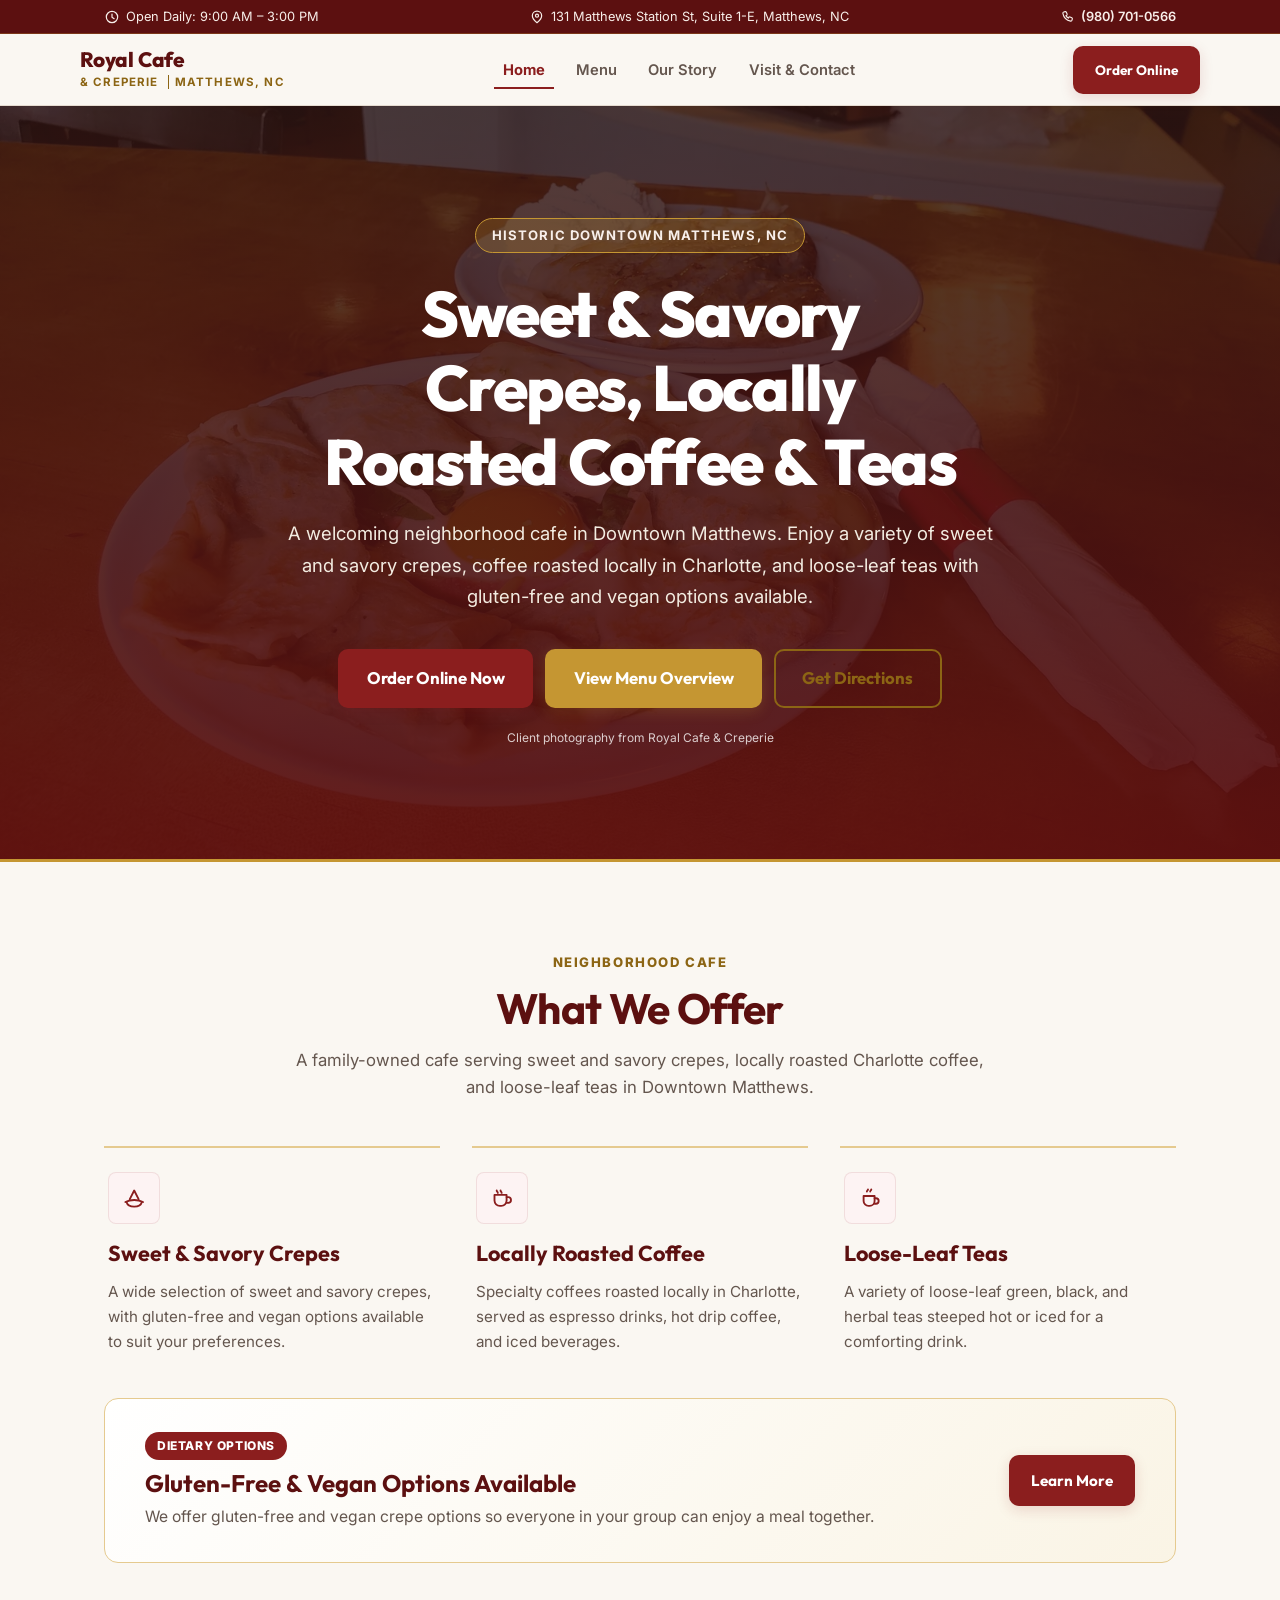
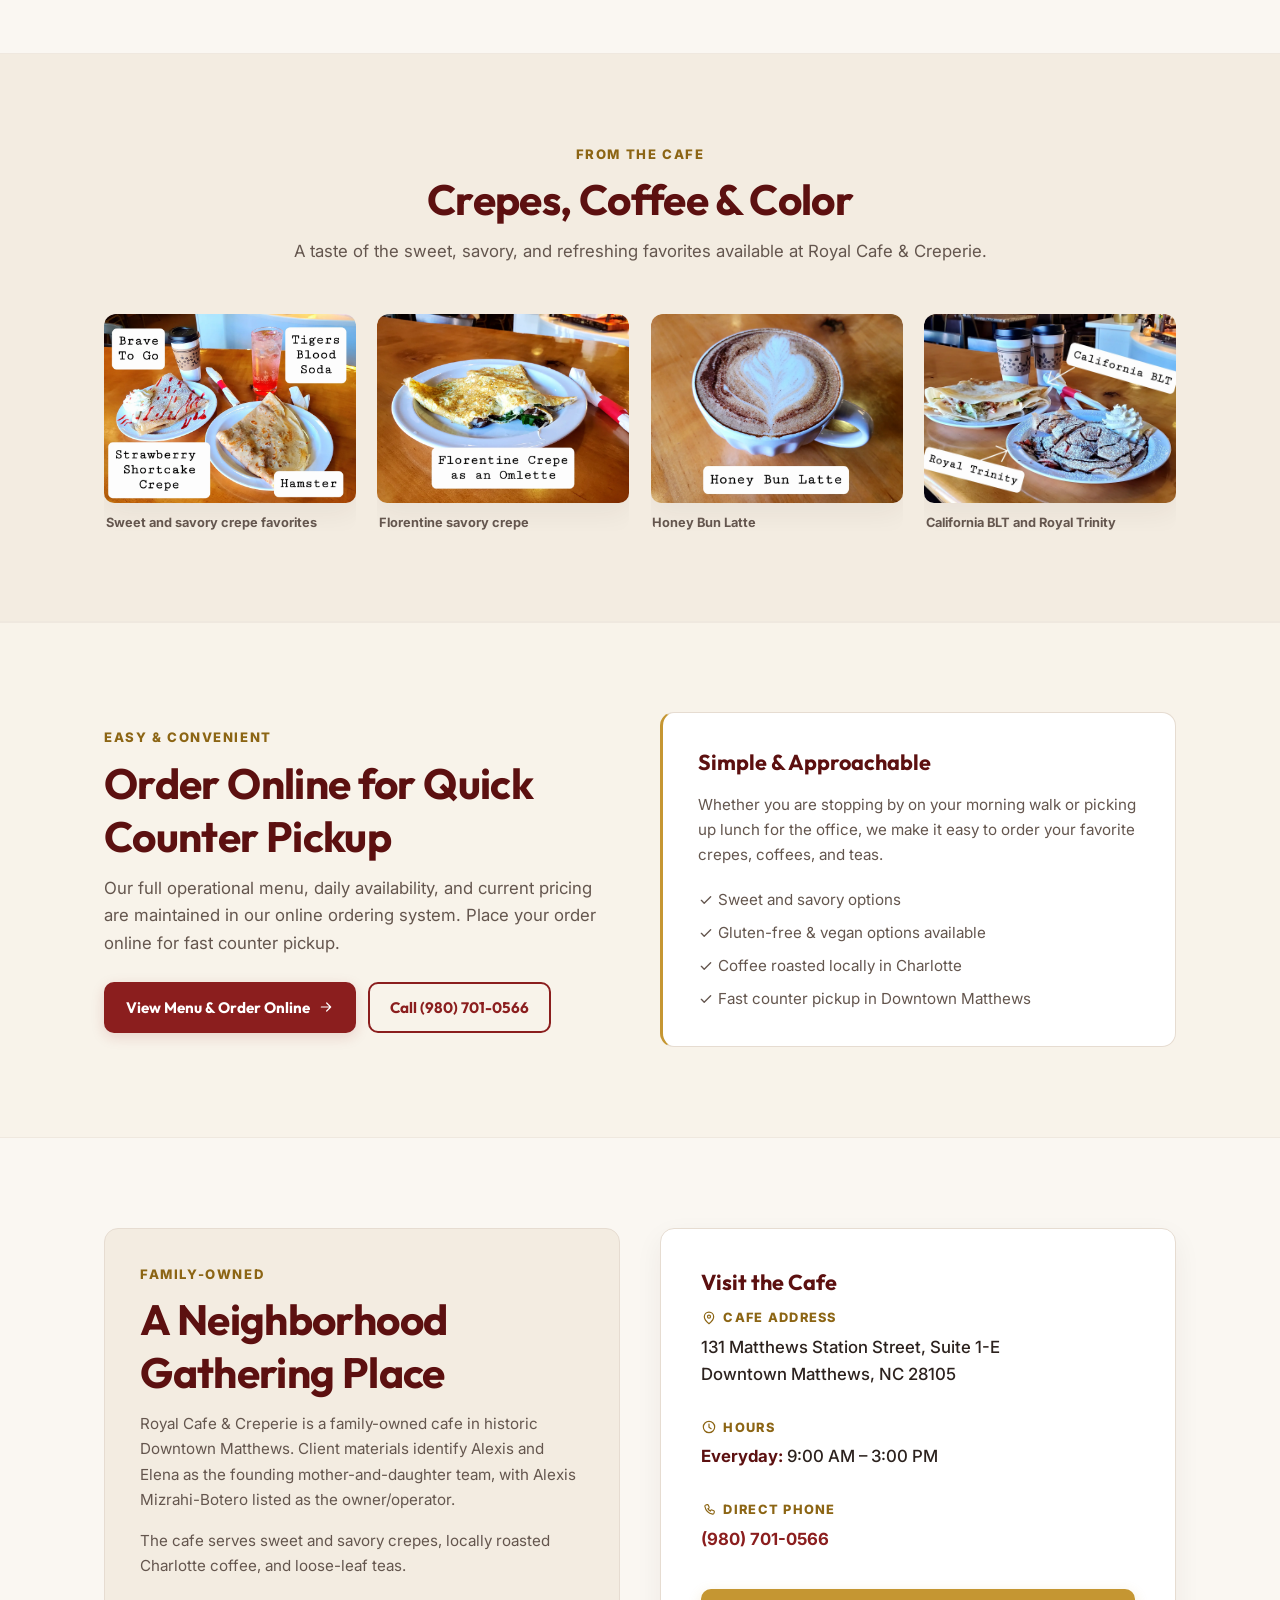
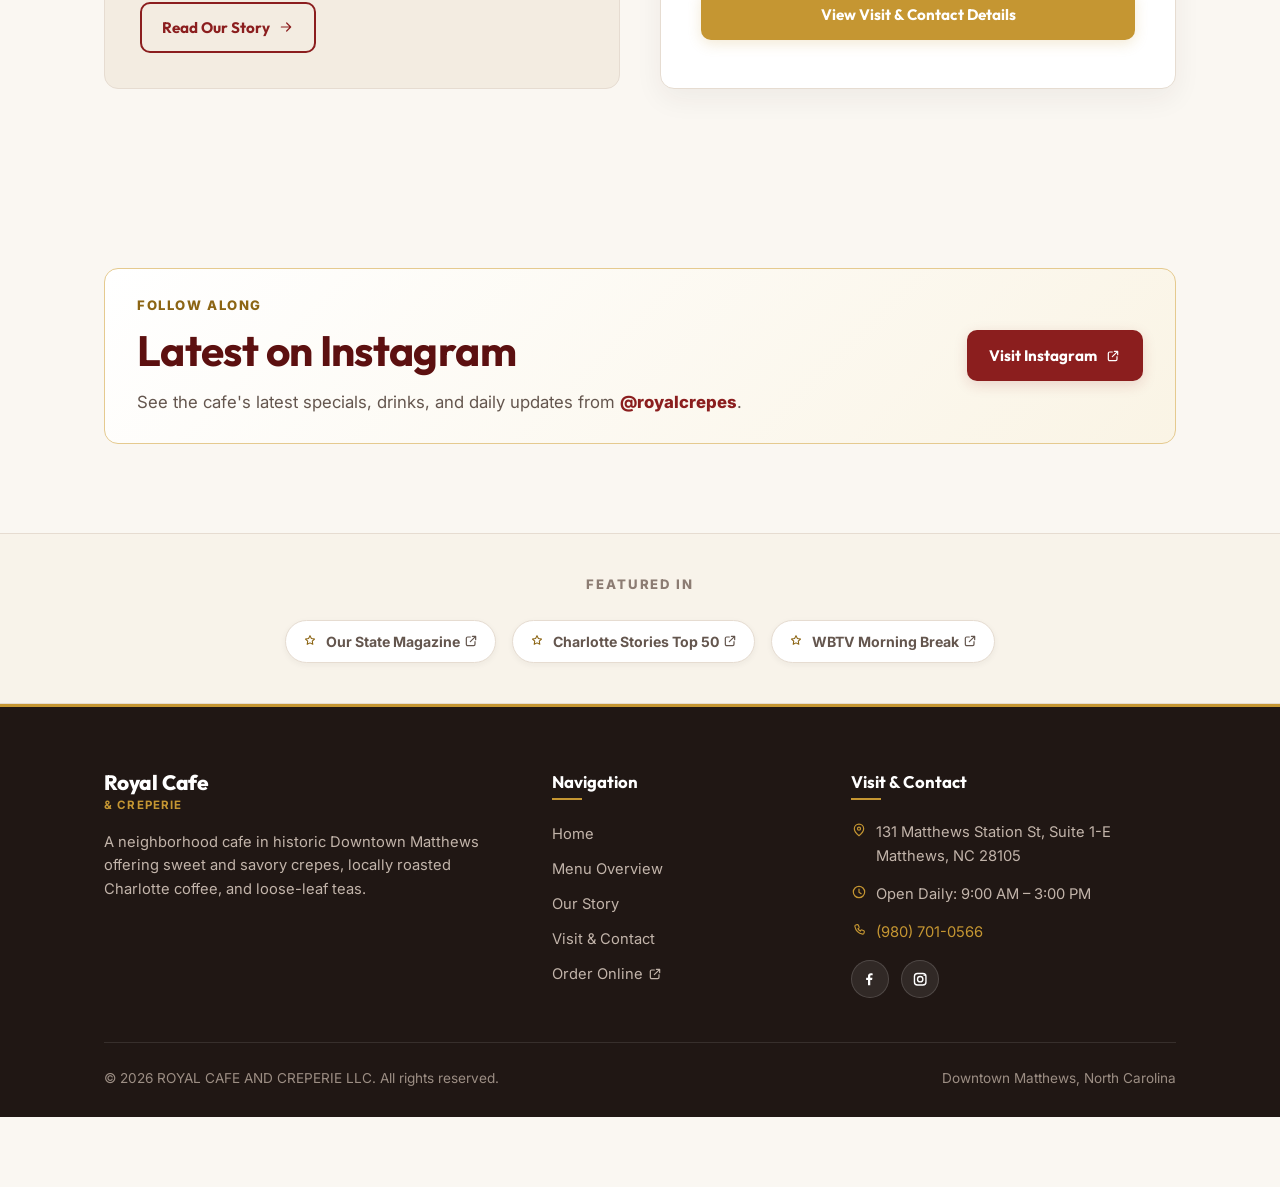
<file: index.html>
<!DOCTYPE html>
<html lang="en">
<head>
  <meta charset="UTF-8">
  <meta name="viewport" content="width=device-width, initial-scale=1.0">
  <title>Royal Cafe & Creperie | Crepes, Coffee & Tea in Matthews, NC</title>
  <meta name="description" content="Royal Cafe & Creperie in Downtown Matthews, NC. Sweet and savory crepes, locally roasted Charlotte coffee, and loose-leaf teas. Gluten-free and vegan options available.">
  <link rel="canonical" href="https://royalcreperie.com/">
  
  <!-- Open Graph / Facebook -->
  <meta property="og:type" content="restaurant">
  <meta property="og:title" content="Royal Cafe & Creperie | Crepes, Coffee & Tea in Matthews, NC">
  <meta property="og:description" content="Sweet and savory crepes, locally roasted Charlotte coffee, and loose-leaf teas in historic Downtown Matthews. Gluten-free and vegan options available.">
  <meta property="og:url" content="https://royalcreperie.com/">
  <meta property="og:site_name" content="Royal Cafe & Creperie">
  <meta property="og:image" content="https://royalcreperie.com/assets/images/client/hero-crepes.jpg">
  
  <!-- Twitter Card -->
  <meta name="twitter:card" content="summary_large_image">
  <meta name="twitter:title" content="Royal Cafe & Creperie | Downtown Matthews, NC">
  <meta name="twitter:description" content="Sweet and savory crepes, locally roasted coffee, and loose-leaf teas in Matthews, NC.">
  <meta name="twitter:image" content="https://royalcreperie.com/assets/images/client/hero-crepes.jpg">
  
  <!-- Favicon & Stylesheet -->
  <link rel="icon" type="image/svg+xml" href="assets/images/favicon.svg">
  <link rel="stylesheet" href="assets/css/styles.css">
  
  <!-- Schema.org Structured Data -->
  <script type="application/ld+json">
  {
    "@context": "https://schema.org",
    "@type": "Restaurant",
    "name": "Royal Cafe & Creperie",
    "legalName": "ROYAL CAFE AND CREPERIE LLC",
    "image": "https://royalcreperie.com/assets/images/client/hero-crepes.jpg",
    "url": "https://royalcreperie.com",
    "telephone": "(980) 701-0566",
    "menu": "https://royalcreperie.smartonlineorder.com",
    "servesCuisine": ["Crepes", "Cafe", "Coffee", "Tea"],
    "address": {
      "@type": "PostalAddress",
      "streetAddress": "131 Matthews Station Street, Suite 1-E",
      "addressLocality": "Matthews",
      "addressRegion": "NC",
      "postalCode": "28105",
      "addressCountry": "US"
    },
    "openingHoursSpecification": [
      {
        "@type": "OpeningHoursSpecification",
        "dayOfWeek": ["Monday", "Tuesday", "Wednesday", "Thursday", "Friday", "Saturday", "Sunday"],
        "opens": "09:00",
        "closes": "15:00"
      }
    ],
    "sameAs": [
      "https://www.facebook.com/p/Royal-Cafe-Creperie-100063472723152/",
      "https://www.instagram.com/royalcrepes"
    ]
  }
  </script>
</head>
<body class="has-mobile-order-bar">

  <!-- Top Announcement Bar -->
  <div class="top-bar">
    <div class="container top-bar-inner">
      <div class="top-bar-item">
        <svg class="icon icon-sm" aria-hidden="true" focusable="false"><use href="assets/icons.svg#clock"></use></svg>
        <span>Open Daily: 9:00 AM – 3:00 PM</span>
      </div>
      <div class="top-bar-item">
        <svg class="icon icon-sm" aria-hidden="true" focusable="false"><use href="assets/icons.svg#location"></use></svg>
        <span>131 Matthews Station St, Suite 1-E, Matthews, NC</span>
      </div>
      <div class="top-bar-item">
        <svg class="icon icon-sm" aria-hidden="true" focusable="false"><use href="assets/icons.svg#phone"></use></svg>
        <a href="tel:19807010566">(980) 701-0566</a>
      </div>
    </div>
  </div>

  <!-- Main Site Navigation -->
  <header class="site-header">
    <div class="container nav-container">
      <a href="index.html" class="brand-link" aria-label="Royal Cafe & Creperie Home">
        <div class="brand-info">
          <span class="brand-title">Royal Cafe</span>
          <span class="brand-tagline">& Creperie <span class="brand-location">Matthews, NC</span></span>
        </div>
      </a>

      <button class="mobile-toggle" aria-label="Toggle navigation menu" aria-expanded="false">
        <svg class="icon" aria-hidden="true" focusable="false"><use href="assets/icons.svg#menu"></use></svg>
      </button>

      <ul class="nav-menu">
        <li><a href="index.html" class="nav-link active">Home</a></li>
        <li><a href="menu.html" class="nav-link">Menu</a></li>
        <li><a href="about.html" class="nav-link">Our Story</a></li>
        <li><a href="contact.html" class="nav-link">Visit & Contact</a></li>
      </ul>

      <div class="nav-actions">
        <a href="https://royalcreperie.smartonlineorder.com" target="_blank" rel="noopener noreferrer" class="btn btn-primary btn-sm">
          Order Online
        </a>
      </div>
    </div>
  </header>

  <!-- Hero Section -->
  <section class="hero-section">
    <picture class="hero-media">
      <source srcset="assets/images/client/savory-crepes.webp" type="image/webp">
      <img class="hero-image" src="assets/images/client/hero-crepes.jpg" width="1600" height="1200" alt="Savory crepes with egg, greens, and ham served at Royal Cafe & Creperie" loading="eager" fetchpriority="high" decoding="async">
    </picture>
    <div class="container hero-content">
      <div class="hero-badge">Historic Downtown Matthews, NC</div>
      <h1 class="hero-title">Sweet & Savory Crepes, Locally Roasted Coffee & Teas</h1>
      <p class="hero-subtitle">
        A welcoming neighborhood cafe in Downtown Matthews. Enjoy a variety of sweet and savory crepes, coffee roasted locally in Charlotte, and loose-leaf teas with gluten-free and vegan options available.
      </p>
      <div class="hero-ctas">
        <a href="https://royalcreperie.smartonlineorder.com" target="_blank" rel="noopener noreferrer" class="btn btn-primary btn-lg">
          Order Online Now
        </a>
        <a href="menu.html" class="btn btn-gold btn-lg">
          View Menu Overview
        </a>
        <a href="https://maps.google.com/?q=131+Matthews+Station+Street+Suite+1-E+Matthews+NC+28105" target="_blank" rel="noopener noreferrer" class="btn btn-outline-gold btn-lg">
          Get Directions
        </a>
      </div>
      <span class="hero-photo-credit">Client photography from Royal Cafe & Creperie</span>
    </div>
  </section>

  <!-- Main Content -->
  <main>

    <!-- Three Main Offerings Section -->
    <section class="section">
      <div class="container">
        <div class="section-header">
          <span class="section-eyebrow">Neighborhood Cafe</span>
          <h2 class="section-title">What We Offer</h2>
          <p class="section-desc">
            A family-owned cafe serving sweet and savory crepes, locally roasted Charlotte coffee, and loose-leaf teas in Downtown Matthews.
          </p>
        </div>

        <div class="grid-3 home-offerings">
          <!-- Card 1: Crepes -->
          <div class="card">
            <div class="card-icon"><svg class="icon" aria-hidden="true" focusable="false"><use href="assets/icons.svg#crepe"></use></svg></div>
            <h3 class="card-title">Sweet & Savory Crepes</h3>
            <p class="card-text">
              A wide selection of sweet and savory crepes, with gluten-free and vegan options available to suit your preferences.
            </p>
          </div>

          <!-- Card 2: Local Coffee -->
          <div class="card">
            <div class="card-icon"><svg class="icon" aria-hidden="true" focusable="false"><use href="assets/icons.svg#coffee"></use></svg></div>
            <h3 class="card-title">Locally Roasted Coffee</h3>
            <p class="card-text">
              Specialty coffees roasted locally in Charlotte, served as espresso drinks, hot drip coffee, and iced beverages.
            </p>
          </div>

          <!-- Card 3: Loose Leaf Teas -->
          <div class="card">
            <div class="card-icon"><svg class="icon" aria-hidden="true" focusable="false"><use href="assets/icons.svg#tea"></use></svg></div>
            <h3 class="card-title">Loose-Leaf Teas</h3>
            <p class="card-text">
              A variety of loose-leaf green, black, and herbal teas steeped hot or iced for a comforting drink.
            </p>
          </div>
        </div>

        <!-- Dietary Callout Banner -->
        <div class="callout-banner">
          <div>
            <span class="callout-badge">Dietary Options</span>
            <h3 class="callout-title">Gluten-Free & Vegan Options Available</h3>
            <p class="callout-desc">
              We offer gluten-free and vegan crepe options so everyone in your group can enjoy a meal together.
            </p>
          </div>
          <a href="menu.html" class="btn btn-primary callout-action">
            Learn More
          </a>
        </div>
      </div>
    </section>

    <!-- Client Photo Strip -->
    <section class="section section-alt" aria-labelledby="photo-strip-title">
      <div class="container">
        <div class="section-header">
          <span class="section-eyebrow">From the Cafe</span>
          <h2 id="photo-strip-title" class="section-title">Crepes, Coffee & Color</h2>
          <p class="section-desc">A taste of the sweet, savory, and refreshing favorites available at Royal Cafe & Creperie.</p>
        </div>
        <div class="photo-strip">
          <figure class="photo-card">
            <img src="assets/images/client/crepes-sampler.webp" width="1600" height="1200" loading="lazy" decoding="async" alt="A selection of sweet and savory crepes with coffee and soda">
            <figcaption>Sweet and savory crepe favorites</figcaption>
          </figure>
          <figure class="photo-card">
            <img src="assets/images/client/florentine-crepe.webp" width="1600" height="1200" loading="lazy" decoding="async" alt="Florentine crepe filled with greens and mushrooms">
            <figcaption>Florentine savory crepe</figcaption>
          </figure>
          <figure class="photo-card">
            <img src="assets/images/client/honey-bun-latte.webp" width="1600" height="1200" loading="lazy" decoding="async" alt="Honey Bun Latte with latte art on a wooden cafe table">
            <figcaption>Honey Bun Latte</figcaption>
          </figure>
          <figure class="photo-card">
            <img src="assets/images/client/california-blt-and-royal-trinity.webp" width="1600" height="900" loading="lazy" decoding="async" alt="California BLT crepe and Royal Trinity dessert crepe with coffee">
            <figcaption>California BLT and Royal Trinity</figcaption>
          </figure>
        </div>
      </div>
    </section>

    <!-- Ordering Section -->
    <section class="section section-alt home-order-section">
      <div class="container">
        <div class="grid-2 home-order-grid">
          <div>
            <span class="section-eyebrow">Easy & Convenient</span>
            <h2 class="section-title">Order Online for Quick Counter Pickup</h2>
            <p class="section-desc home-order-copy">
              Our full operational menu, daily availability, and current pricing are maintained in our online ordering system. Place your order online for fast counter pickup.
            </p>
            <div class="home-order-actions">
              <a href="https://royalcreperie.smartonlineorder.com" target="_blank" rel="noopener noreferrer" class="btn btn-primary">
                View Menu & Order Online <svg class="icon" aria-hidden="true" focusable="false"><use href="assets/icons.svg#arrow"></use></svg>
              </a>
              <a href="tel:19807010566" class="btn btn-outline">
                Call (980) 701-0566
              </a>
            </div>
          </div>

          <div class="card home-order-card">
            <h3 class="card-title home-order-card-title">Simple & Approachable</h3>
            <p class="card-text home-order-card-copy">
              Whether you are stopping by on your morning walk or picking up lunch for the office, we make it easy to order your favorite crepes, coffees, and teas.
            </p>
            <ul class="check-list">
              <li><svg class="icon icon-sm" aria-hidden="true" focusable="false"><use href="assets/icons.svg#check"></use></svg> Sweet and savory options</li>
              <li><svg class="icon icon-sm" aria-hidden="true" focusable="false"><use href="assets/icons.svg#check"></use></svg> Gluten-free & vegan options available</li>
              <li><svg class="icon icon-sm" aria-hidden="true" focusable="false"><use href="assets/icons.svg#check"></use></svg> Coffee roasted locally in Charlotte</li>
              <li><svg class="icon icon-sm" aria-hidden="true" focusable="false"><use href="assets/icons.svg#check"></use></svg> Fast counter pickup in Downtown Matthews</li>
            </ul>
          </div>
        </div>
      </div>
    </section>

    <!-- Community & Story Teaser -->
    <section class="section home-story-section">
      <div class="container">
        <div class="grid-2 home-story-grid">
          <div class="card home-story-card">
            <span class="section-eyebrow">Family-Owned</span>
            <h2 class="section-title">A Neighborhood Gathering Place</h2>
            <p class="card-text">
              Royal Cafe & Creperie is a family-owned cafe in historic Downtown Matthews. Client materials identify Alexis and Elena as the founding mother-and-daughter team, with Alexis Mizrahi-Botero listed as the owner/operator.
            </p>
            <p class="card-text home-story-copy">
              The cafe serves sweet and savory crepes, locally roasted Charlotte coffee, and loose-leaf teas.
            </p>
            <a href="about.html" class="btn btn-outline">
              Read Our Story <svg class="icon" aria-hidden="true" focusable="false"><use href="assets/icons.svg#arrow"></use></svg>
            </a>
          </div>

          <div class="info-card home-visit-card">
            <h3 class="card-title">Visit the Cafe</h3>
            <div class="info-group">
              <div class="info-label"><svg class="icon icon-sm" aria-hidden="true" focusable="false"><use href="assets/icons.svg#location"></use></svg> Cafe Address</div>
              <div class="info-value">
                131 Matthews Station Street, Suite 1-E<br>
                Downtown Matthews, NC 28105
              </div>
            </div>
            <div class="info-group">
              <div class="info-label"><svg class="icon icon-sm" aria-hidden="true" focusable="false"><use href="assets/icons.svg#clock"></use></svg> Hours</div>
              <div class="info-value">
                <strong>Everyday:</strong> 9:00 AM – 3:00 PM
              </div>
            </div>
            <div class="info-group">
              <div class="info-label"><svg class="icon icon-sm" aria-hidden="true" focusable="false"><use href="assets/icons.svg#phone"></use></svg> Direct Phone</div>
              <div class="info-value">
                <a href="tel:19807010566" class="phone-link">(980) 701-0566</a>
              </div>
            </div>
            <a href="contact.html" class="btn btn-gold btn-block">
              View Visit & Contact Details
            </a>
          </div>
        </div>
      </div>
    </section>

    <!-- Instagram Profile Section -->
    <section class="section home-instagram" aria-labelledby="instagram-title">
      <div class="container">
        <div class="instagram-card">
          <div>
            <span class="section-eyebrow">Follow Along</span>
            <h2 id="instagram-title" class="section-title">Latest on Instagram</h2>
            <p class="section-desc instagram-copy">See the cafe's latest specials, drinks, and daily updates from <span class="instagram-handle">@royalcrepes</span>.</p>
          </div>
          <a href="https://www.instagram.com/royalcrepes" target="_blank" rel="noopener noreferrer" class="btn btn-primary">Visit Instagram <svg class="icon" aria-hidden="true" focusable="false"><use href="assets/icons.svg#external"></use></svg></a>
        </div>
      </div>
    </section>

    <!-- Verified Press Mentions -->
    <section class="press-strip">
      <div class="container">
        <div class="press-title">Featured In</div>
        <div class="press-grid">
          <a href="https://www.ourstate.com/royal-cafe-creperie-matthews/" target="_blank" rel="noopener noreferrer" class="press-item">
            <span class="press-item-icon"><svg class="icon" aria-hidden="true" focusable="false"><use href="assets/icons.svg#press"></use></svg></span>
            <span>Our State Magazine <svg class="icon icon-sm" aria-hidden="true" focusable="false"><use href="assets/icons.svg#external"></use></svg></span>
          </a>
          <a href="https://www.charlottestories.com/top-50-places-eat-charlotte/" target="_blank" rel="noopener noreferrer" class="press-item">
            <span class="press-item-icon"><svg class="icon" aria-hidden="true" focusable="false"><use href="assets/icons.svg#press"></use></svg></span>
            <span>Charlotte Stories Top 50 <svg class="icon icon-sm" aria-hidden="true" focusable="false"><use href="assets/icons.svg#external"></use></svg></span>
          </a>
          <a href="https://www.wbtv.com/story/34983991/recipe-bavarian-cream-crepes-from-royal-cafe-and-creperie" target="_blank" rel="noopener noreferrer" class="press-item">
            <span class="press-item-icon"><svg class="icon" aria-hidden="true" focusable="false"><use href="assets/icons.svg#press"></use></svg></span>
            <span>WBTV Morning Break <svg class="icon icon-sm" aria-hidden="true" focusable="false"><use href="assets/icons.svg#external"></use></svg></span>
          </a>
        </div>
      </div>
    </section>

  </main>

  <!-- Site Footer -->
  <footer class="site-footer">
    <div class="container">
      <div class="footer-grid">
        <div class="footer-brand">
          <div class="brand-link">
            <div class="brand-info">
              <span class="brand-title">Royal Cafe</span>
              <span class="brand-tagline">& Creperie</span>
            </div>
          </div>
          <p>
            A neighborhood cafe in historic Downtown Matthews offering sweet and savory crepes, locally roasted Charlotte coffee, and loose-leaf teas.
          </p>
        </div>

        <div class="footer-col">
          <h4>Navigation</h4>
          <ul class="footer-links">
            <li><a href="index.html">Home</a></li>
            <li><a href="menu.html">Menu Overview</a></li>
            <li><a href="about.html">Our Story</a></li>
            <li><a href="contact.html">Visit & Contact</a></li>
            <li><a href="https://royalcreperie.smartonlineorder.com" target="_blank" rel="noopener noreferrer">Order Online <svg class="icon icon-sm" aria-hidden="true" focusable="false"><use href="assets/icons.svg#external"></use></svg></a></li>
          </ul>
        </div>

        <div class="footer-col">
          <h4>Visit & Contact</h4>
          <div class="footer-info-item">
            <svg class="icon icon-sm" aria-hidden="true" focusable="false"><use href="assets/icons.svg#location"></use></svg>
            <span>131 Matthews Station St, Suite 1-E<br>Matthews, NC 28105</span>
          </div>
          <div class="footer-info-item">
            <svg class="icon icon-sm" aria-hidden="true" focusable="false"><use href="assets/icons.svg#clock"></use></svg>
            <span>Open Daily: 9:00 AM – 3:00 PM</span>
          </div>
          <div class="footer-info-item">
            <svg class="icon icon-sm" aria-hidden="true" focusable="false"><use href="assets/icons.svg#phone"></use></svg>
            <a href="tel:19807010566" class="footer-phone">(980) 701-0566</a>
          </div>
          <div class="footer-social">
            <a href="https://www.facebook.com/p/Royal-Cafe-Creperie-100063472723152/" target="_blank" rel="noopener noreferrer" class="social-btn" aria-label="Facebook"><svg class="icon" aria-hidden="true" focusable="false"><use href="assets/icons.svg#facebook"></use></svg></a>
            <a href="https://www.instagram.com/royalcrepes" target="_blank" rel="noopener noreferrer" class="social-btn" aria-label="Instagram"><svg class="icon" aria-hidden="true" focusable="false"><use href="assets/icons.svg#instagram"></use></svg></a>
          </div>
        </div>
      </div>

      <div class="footer-bottom">
        <div>© 2026 ROYAL CAFE AND CREPERIE LLC. All rights reserved.</div>
        <div>Downtown Matthews, North Carolina</div>
      </div>
    </div>
  </footer>

  <div class="mobile-order-bar" aria-label="Mobile ordering shortcut">
    <a href="https://royalcreperie.smartonlineorder.com" target="_blank" rel="noopener noreferrer" class="btn btn-gold">
      Order Online <svg class="icon" aria-hidden="true" focusable="false"><use href="assets/icons.svg#external"></use></svg>
    </a>
  </div>

  <!-- Scripts -->
  <script src="assets/js/site.js"></script>
</body>
</html>
</file>
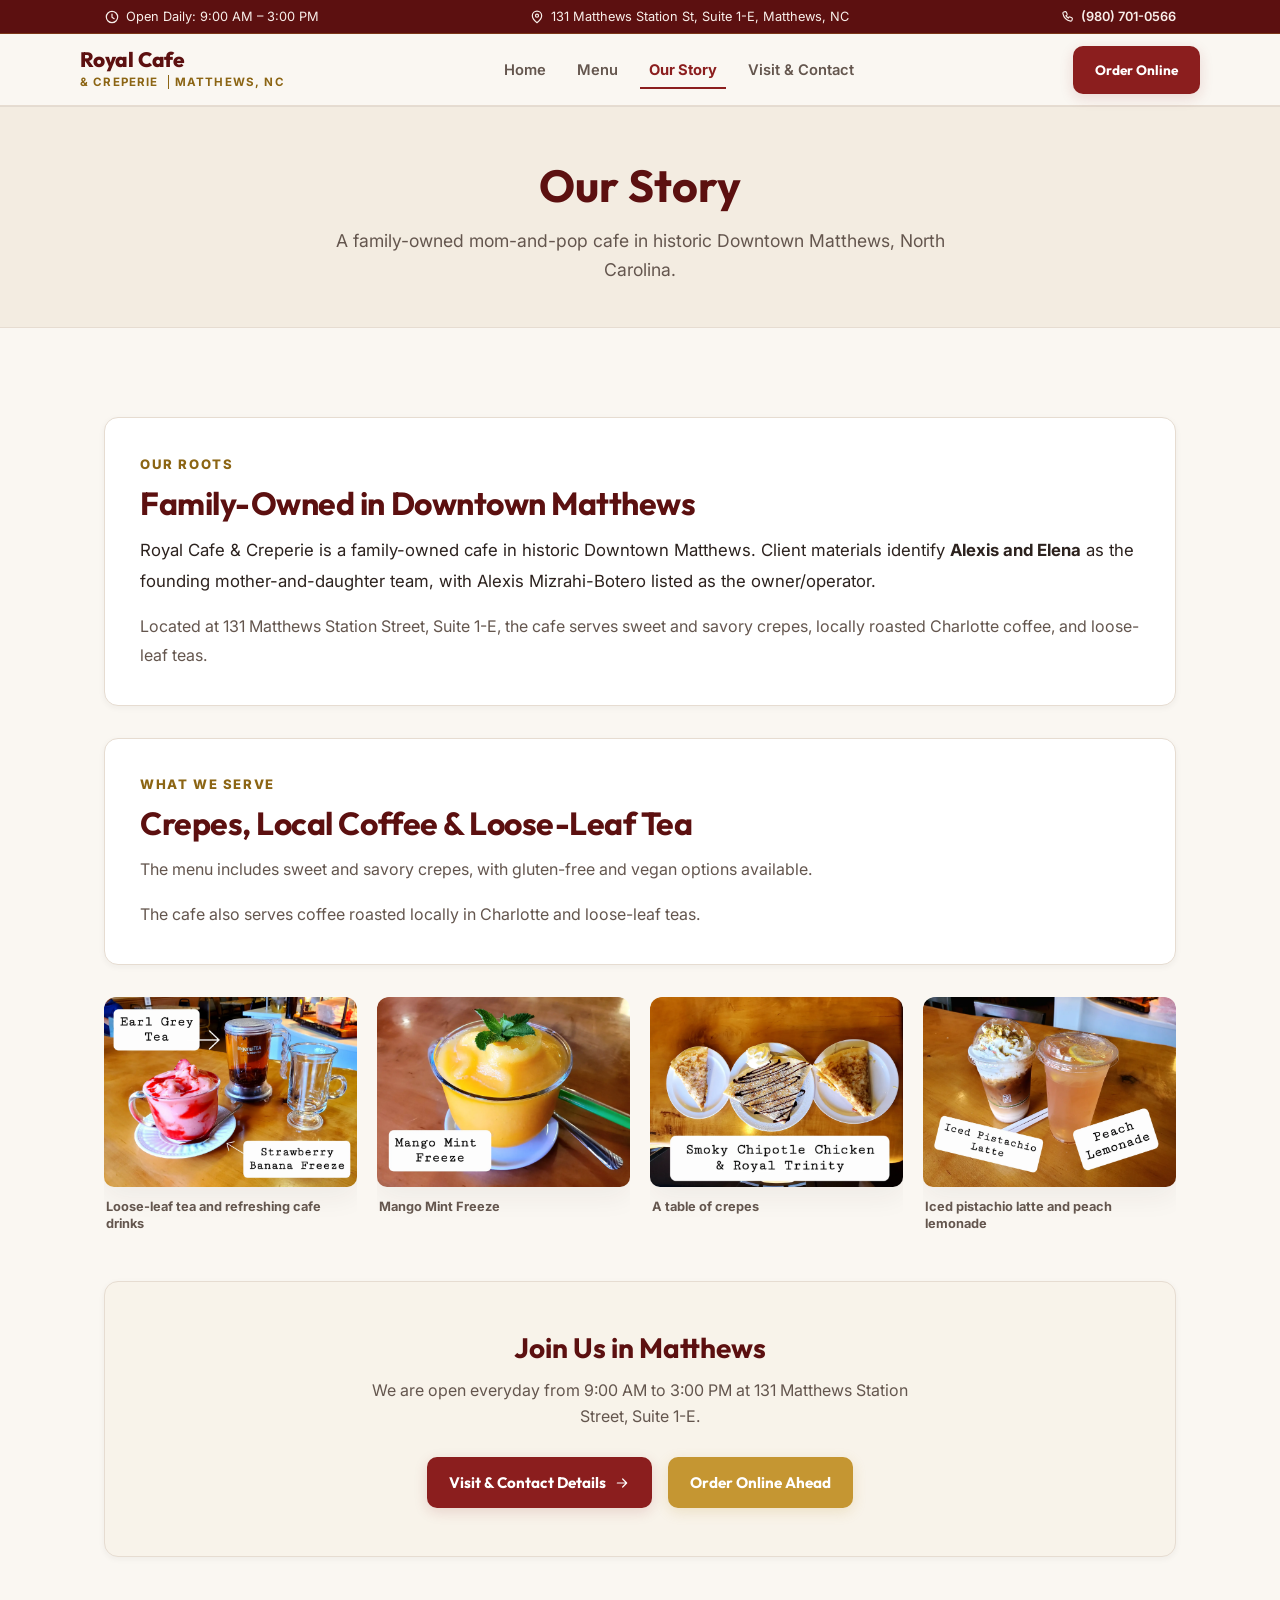
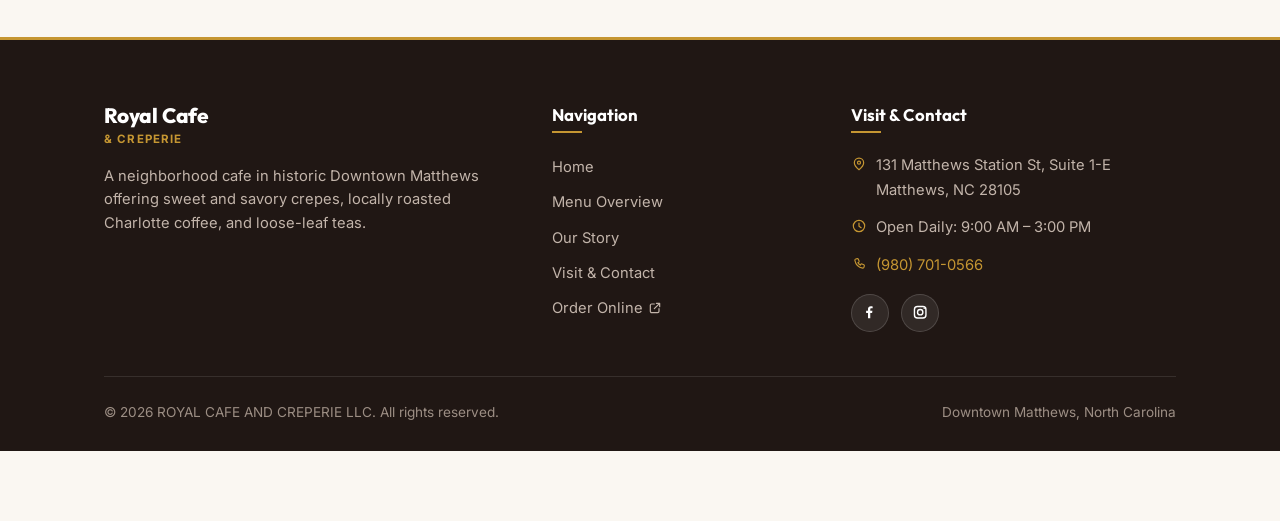
<file: about.html>
<!DOCTYPE html>
<html lang="en">
<head>
  <meta charset="UTF-8">
  <meta name="viewport" content="width=device-width, initial-scale=1.0">
  <title>Our Story | Royal Cafe & Creperie - Matthews, NC</title>
  <meta name="description" content="Learn about Royal Cafe & Creperie in Downtown Matthews, NC. Family-owned cafe founded by Elena & Alexis serving sweet and savory crepes, locally roasted Charlotte coffee, and teas.">
  <link rel="canonical" href="https://royalcreperie.com/about.html">
  
  <!-- Open Graph / Facebook -->
  <meta property="og:type" content="article">
  <meta property="og:title" content="Our Story | Royal Cafe & Creperie - Matthews, NC">
  <meta property="og:description" content="Family-owned cafe in historic Downtown Matthews serving sweet and savory crepes, locally roasted Charlotte coffee, and loose-leaf teas.">
  <meta property="og:url" content="https://royalcreperie.com/about.html">
  <meta property="og:site_name" content="Royal Cafe & Creperie">
  <meta property="og:image" content="https://royalcreperie.com/assets/images/client/hero-crepes.jpg">
  <meta name="twitter:card" content="summary_large_image">
  <meta name="twitter:title" content="Our Story | Royal Cafe & Creperie - Matthews, NC">
  <meta name="twitter:description" content="A family-owned cafe in historic Downtown Matthews serving crepes, locally roasted coffee, and loose-leaf teas.">
  <meta name="twitter:image" content="https://royalcreperie.com/assets/images/client/hero-crepes.jpg">
  
  <!-- Favicon & Stylesheet -->
  <link rel="icon" type="image/svg+xml" href="assets/images/favicon.svg">
  <link rel="stylesheet" href="assets/css/styles.css">
  
  <!-- Schema.org AboutPage Data -->
  <script type="application/ld+json">
  {
    "@context": "https://schema.org",
    "@type": "AboutPage",
    "name": "About Royal Cafe & Creperie",
    "url": "https://royalcreperie.com/about.html",
    "mainEntity": {
      "@type": "Restaurant",
      "name": "Royal Cafe & Creperie",
      "legalName": "ROYAL CAFE AND CREPERIE LLC",
      "image": "https://royalcreperie.com/assets/images/client/hero-crepes.jpg",
      "telephone": "(980) 701-0566",
      "sameAs": [
        "https://www.facebook.com/p/Royal-Cafe-Creperie-100063472723152/",
        "https://www.instagram.com/royalcrepes"
      ],
      "address": {
        "@type": "PostalAddress",
        "streetAddress": "131 Matthews Station Street, Suite 1-E",
        "addressLocality": "Matthews",
        "addressRegion": "NC",
        "postalCode": "28105",
        "addressCountry": "US"
      }
    }
  }
  </script>
</head>
<body class="has-mobile-order-bar">

  <!-- Top Announcement Bar -->
  <div class="top-bar">
    <div class="container top-bar-inner">
      <div class="top-bar-item">
        <svg class="icon icon-sm" aria-hidden="true" focusable="false"><use href="assets/icons.svg#clock"></use></svg>
        <span>Open Daily: 9:00 AM – 3:00 PM</span>
      </div>
      <div class="top-bar-item">
        <svg class="icon icon-sm" aria-hidden="true" focusable="false"><use href="assets/icons.svg#location"></use></svg>
        <span>131 Matthews Station St, Suite 1-E, Matthews, NC</span>
      </div>
      <div class="top-bar-item">
        <svg class="icon icon-sm" aria-hidden="true" focusable="false"><use href="assets/icons.svg#phone"></use></svg>
        <a href="tel:19807010566">(980) 701-0566</a>
      </div>
    </div>
  </div>

  <!-- Main Site Navigation -->
  <header class="site-header">
    <div class="container nav-container">
      <a href="index.html" class="brand-link" aria-label="Royal Cafe & Creperie Home">
        <div class="brand-info">
          <span class="brand-title">Royal Cafe</span>
          <span class="brand-tagline">& Creperie <span class="brand-location">Matthews, NC</span></span>
        </div>
      </a>

      <button class="mobile-toggle" aria-label="Toggle navigation menu" aria-expanded="false">
        <svg class="icon" aria-hidden="true" focusable="false"><use href="assets/icons.svg#menu"></use></svg>
      </button>

      <ul class="nav-menu">
        <li><a href="index.html" class="nav-link">Home</a></li>
        <li><a href="menu.html" class="nav-link">Menu</a></li>
        <li><a href="about.html" class="nav-link active">Our Story</a></li>
        <li><a href="contact.html" class="nav-link">Visit & Contact</a></li>
      </ul>

      <div class="nav-actions">
        <a href="https://royalcreperie.smartonlineorder.com" target="_blank" rel="noopener noreferrer" class="btn btn-primary btn-sm">
          Order Online
        </a>
      </div>
    </div>
  </header>

  <!-- Page Header -->
  <header class="page-header">
    <div class="container">
      <h1 class="page-title">Our Story</h1>
      <p class="page-subtitle">
        A family-owned mom-and-pop cafe in historic Downtown Matthews, North Carolina.
      </p>
    </div>
  </header>

  <!-- Main Narrative -->
  <main class="container about-main">

    <!-- Story Card 1: Family & Roots -->
    <article class="card story-card">
      <span class="section-eyebrow">Our Roots</span>
      <h2 class="section-title">Family-Owned in Downtown Matthews</h2>
      <p class="story-body story-body-lead">
        Royal Cafe & Creperie is a family-owned cafe in historic Downtown Matthews. Client materials identify <strong>Alexis and Elena</strong> as the founding mother-and-daughter team, with Alexis Mizrahi-Botero listed as the owner/operator.
      </p>
      <p class="story-body">
        Located at 131 Matthews Station Street, Suite 1-E, the cafe serves sweet and savory crepes, locally roasted Charlotte coffee, and loose-leaf teas.
      </p>
    </article>

    <!-- Story Card 2: Food & Coffee Focus -->
    <article class="card story-card">
      <span class="section-eyebrow">What We Serve</span>
      <h2 class="section-title">Crepes, Local Coffee & Loose-Leaf Tea</h2>
      <p class="story-body">
        The menu includes sweet and savory crepes, with gluten-free and vegan options available.
      </p>
      <p class="story-body">
        The cafe also serves coffee roasted locally in Charlotte and loose-leaf teas.
      </p>
    </article>

    <div class="photo-grid" aria-label="Royal Cafe & Creperie food and drink photography">
      <figure class="photo-card">
        <img src="assets/images/client/tea-and-strawberry-banana-freeze.webp" width="1600" height="1200" loading="lazy" decoding="async" alt="Strawberry banana freeze and Earl Grey tea served at Royal Cafe & Creperie">
        <figcaption>Loose-leaf tea and refreshing cafe drinks</figcaption>
      </figure>
      <figure class="photo-card">
        <img src="assets/images/client/mango-mint-freeze.webp" width="1600" height="1200" loading="lazy" decoding="async" alt="Mango mint freeze topped with fresh mint">
        <figcaption>Mango Mint Freeze</figcaption>
      </figure>
      <figure class="photo-card">
        <img src="assets/images/client/crepe-trio.webp" width="1600" height="1200" loading="lazy" decoding="async" alt="Three crepes arranged on plates for sharing">
        <figcaption>A table of crepes</figcaption>
      </figure>
      <figure class="photo-card">
        <img src="assets/images/client/pistachio-latte-and-peach-lemonade.webp" width="1600" height="1199" loading="lazy" decoding="async" alt="Iced pistachio latte and peach lemonade">
        <figcaption>Iced pistachio latte and peach lemonade</figcaption>
      </figure>
    </div>

    <!-- Call to Action -->
    <div class="card about-cta text-center">
      <h2 class="about-cta-title">Join Us in Matthews</h2>
      <p class="about-cta-copy">
        We are open everyday from 9:00 AM to 3:00 PM at 131 Matthews Station Street, Suite 1-E.
      </p>
      <div class="about-cta-actions">
        <a href="contact.html" class="btn btn-primary">
          Visit & Contact Details <svg class="icon" aria-hidden="true" focusable="false"><use href="assets/icons.svg#arrow"></use></svg>
        </a>
        <a href="https://royalcreperie.smartonlineorder.com" target="_blank" rel="noopener noreferrer" class="btn btn-gold">
          Order Online Ahead
        </a>
      </div>
    </div>

  </main>

  <!-- Site Footer -->
  <footer class="site-footer">
    <div class="container">
      <div class="footer-grid">
        <div class="footer-brand">
          <div class="brand-link">
            <div class="brand-info">
              <span class="brand-title">Royal Cafe</span>
              <span class="brand-tagline">& Creperie</span>
            </div>
          </div>
          <p>
            A neighborhood cafe in historic Downtown Matthews offering sweet and savory crepes, locally roasted Charlotte coffee, and loose-leaf teas.
          </p>
        </div>

        <div class="footer-col">
          <h4>Navigation</h4>
          <ul class="footer-links">
            <li><a href="index.html">Home</a></li>
            <li><a href="menu.html">Menu Overview</a></li>
            <li><a href="about.html">Our Story</a></li>
            <li><a href="contact.html">Visit & Contact</a></li>
            <li><a href="https://royalcreperie.smartonlineorder.com" target="_blank" rel="noopener noreferrer">Order Online <svg class="icon icon-sm" aria-hidden="true" focusable="false"><use href="assets/icons.svg#external"></use></svg></a></li>
          </ul>
        </div>

        <div class="footer-col">
          <h4>Visit & Contact</h4>
          <div class="footer-info-item">
            <svg class="icon icon-sm" aria-hidden="true" focusable="false"><use href="assets/icons.svg#location"></use></svg>
            <span>131 Matthews Station St, Suite 1-E<br>Matthews, NC 28105</span>
          </div>
          <div class="footer-info-item">
            <svg class="icon icon-sm" aria-hidden="true" focusable="false"><use href="assets/icons.svg#clock"></use></svg>
            <span>Open Daily: 9:00 AM – 3:00 PM</span>
          </div>
          <div class="footer-info-item">
            <svg class="icon icon-sm" aria-hidden="true" focusable="false"><use href="assets/icons.svg#phone"></use></svg>
            <a href="tel:19807010566" class="footer-phone">(980) 701-0566</a>
          </div>
          <div class="footer-social">
            <a href="https://www.facebook.com/p/Royal-Cafe-Creperie-100063472723152/" target="_blank" rel="noopener noreferrer" class="social-btn" aria-label="Facebook"><svg class="icon" aria-hidden="true" focusable="false"><use href="assets/icons.svg#facebook"></use></svg></a>
            <a href="https://www.instagram.com/royalcrepes" target="_blank" rel="noopener noreferrer" class="social-btn" aria-label="Instagram"><svg class="icon" aria-hidden="true" focusable="false"><use href="assets/icons.svg#instagram"></use></svg></a>
          </div>
        </div>
      </div>

      <div class="footer-bottom">
        <div>© 2026 ROYAL CAFE AND CREPERIE LLC. All rights reserved.</div>
        <div>Downtown Matthews, North Carolina</div>
      </div>
    </div>
  </footer>

  <div class="mobile-order-bar" aria-label="Mobile ordering shortcut">
    <a href="https://royalcreperie.smartonlineorder.com" target="_blank" rel="noopener noreferrer" class="btn btn-gold">
      Order Online <svg class="icon" aria-hidden="true" focusable="false"><use href="assets/icons.svg#external"></use></svg>
    </a>
  </div>

  <!-- Scripts -->
  <script src="assets/js/site.js"></script>
</body>
</html>
</file>
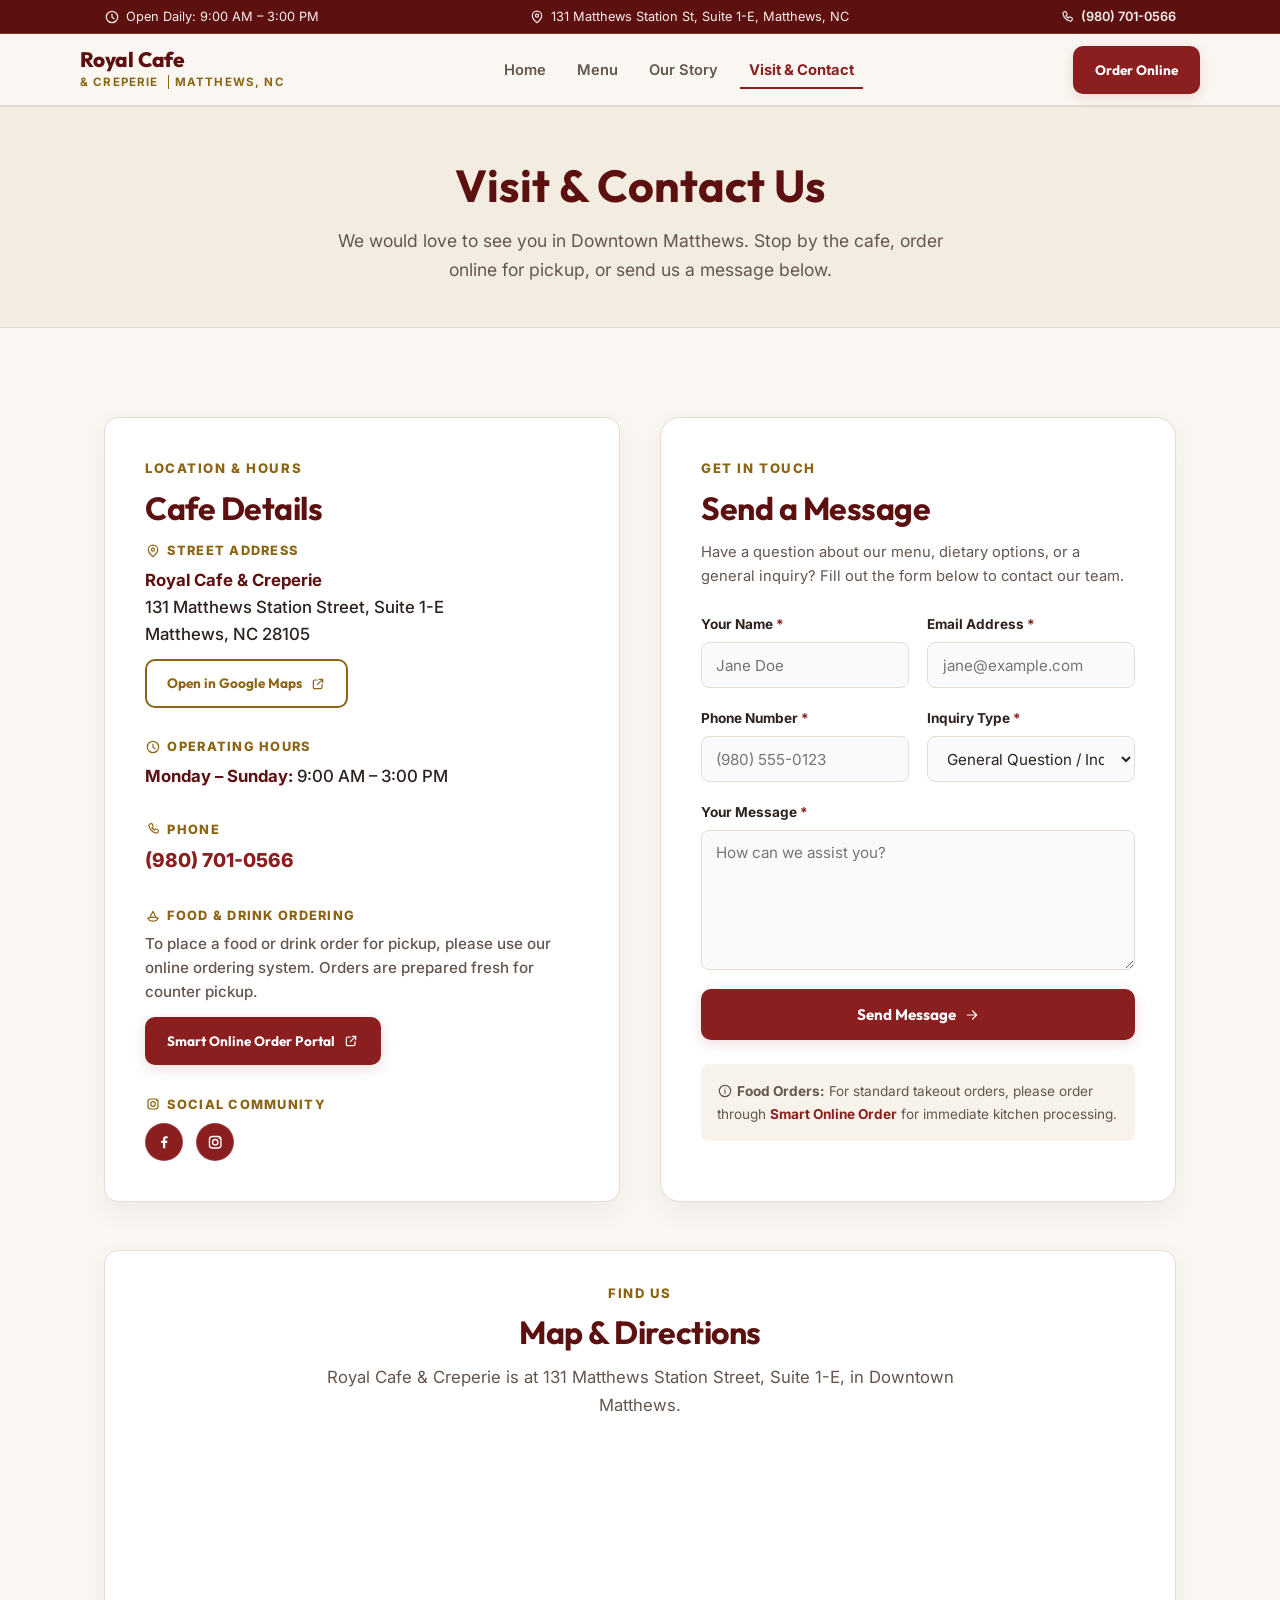
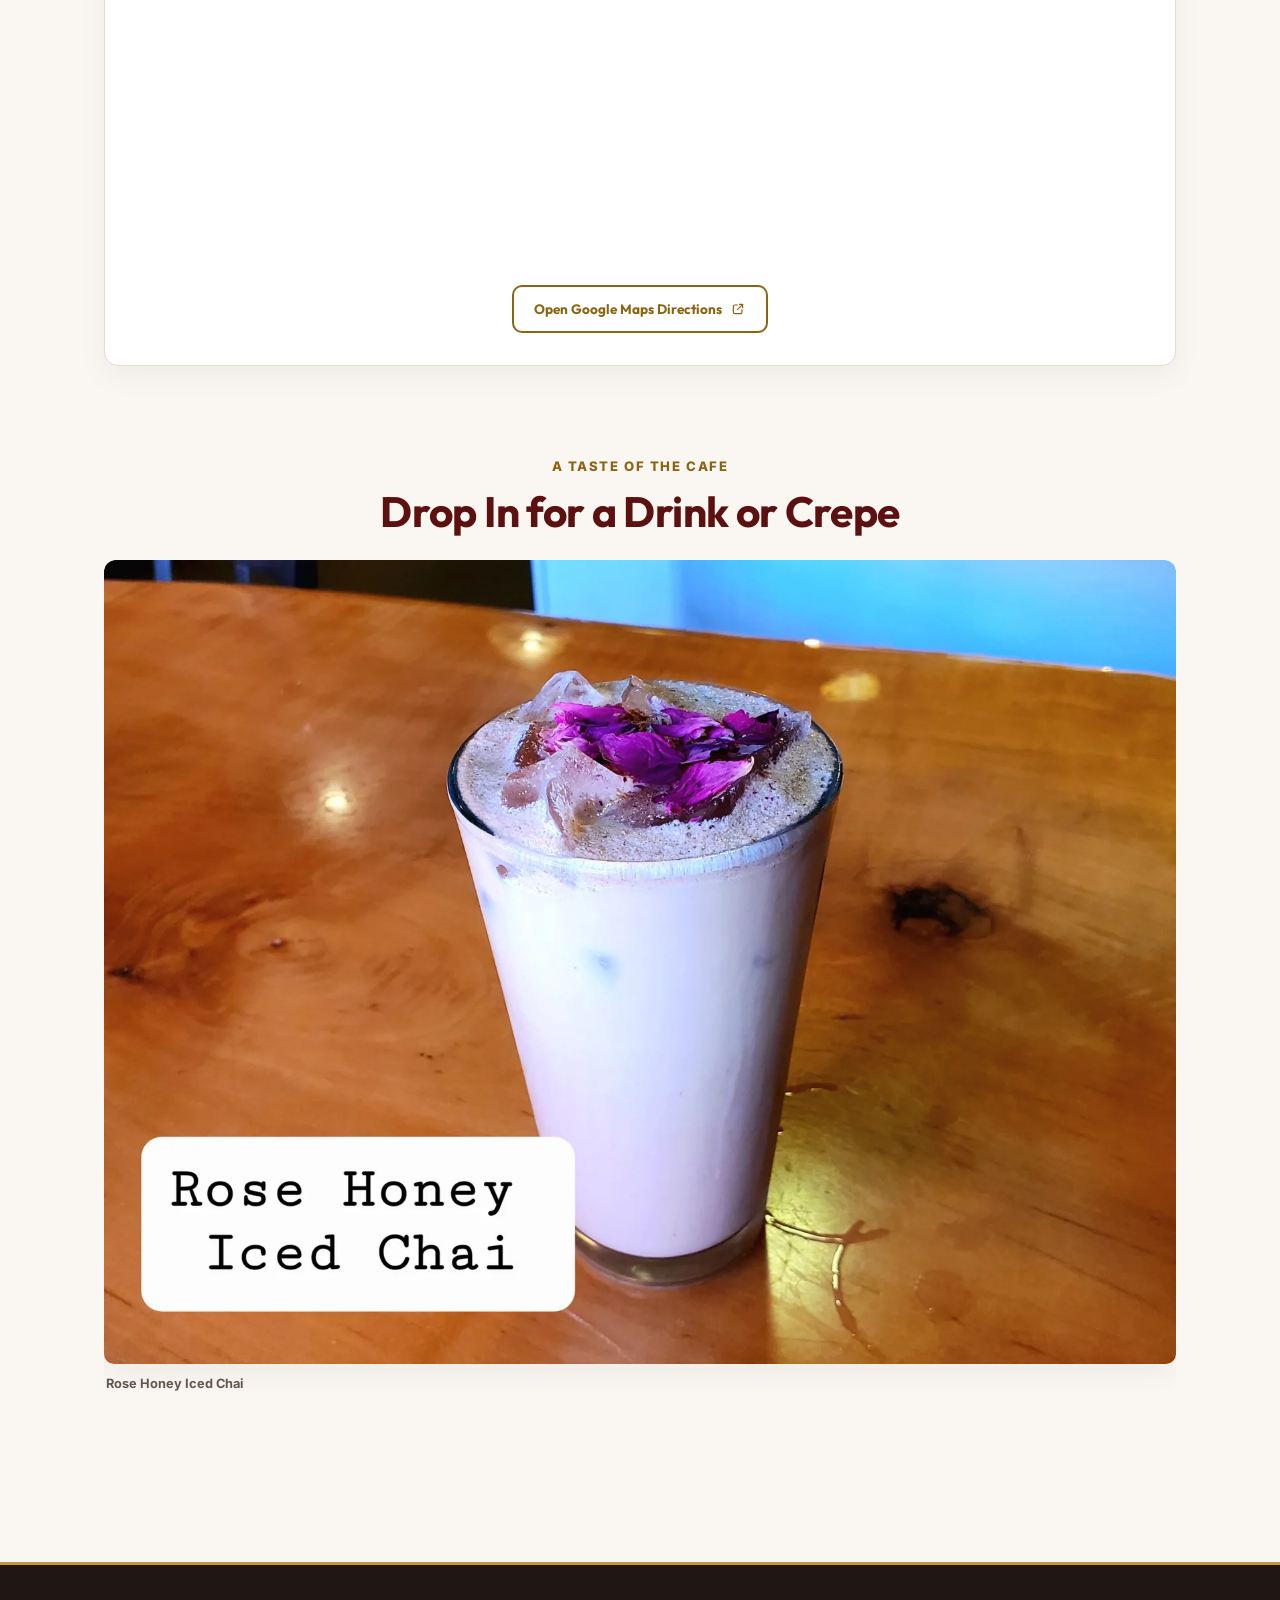
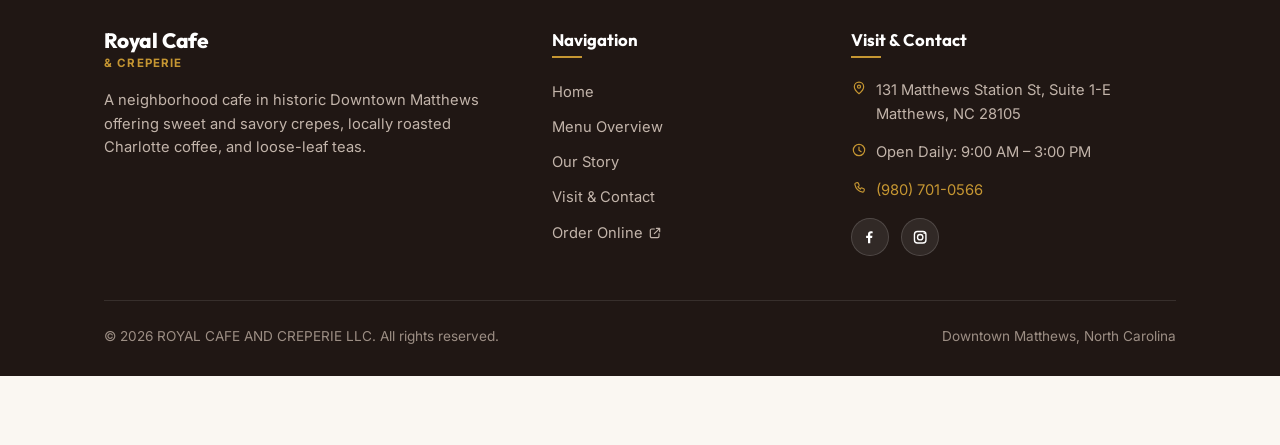
<file: contact.html>
<!DOCTYPE html>
<html lang="en">
<head>
  <meta charset="UTF-8">
  <meta name="viewport" content="width=device-width, initial-scale=1.0">
  <title>Visit & Contact | Royal Cafe & Creperie - Matthews, NC</title>
  <meta name="description" content="Find hours, location, contact information, and directions for Royal Cafe & Creperie in Downtown Matthews, NC. Send a message or view ordering details.">
  <link rel="canonical" href="https://royalcreperie.com/contact.html">
  
  <!-- Open Graph / Facebook -->
  <meta property="og:type" content="restaurant">
  <meta property="og:title" content="Visit & Contact | Royal Cafe & Creperie - Matthews, NC">
  <meta property="og:description" content="Visit us at 131 Matthews Station Street in Downtown Matthews, NC. Open daily from 9:00 AM to 3:00 PM. (980) 701-0566.">
  <meta property="og:url" content="https://royalcreperie.com/contact.html">
  <meta property="og:site_name" content="Royal Cafe & Creperie">
  <meta property="og:image" content="https://royalcreperie.com/assets/images/client/hero-crepes.jpg">
  <meta name="twitter:card" content="summary_large_image">
  <meta name="twitter:title" content="Visit & Contact | Royal Cafe & Creperie - Matthews, NC">
  <meta name="twitter:description" content="Find hours, directions, contact information, and online ordering for Royal Cafe & Creperie in Downtown Matthews, NC.">
  <meta name="twitter:image" content="https://royalcreperie.com/assets/images/client/hero-crepes.jpg">
  
  <!-- Favicon & Stylesheet -->
  <link rel="icon" type="image/svg+xml" href="assets/images/favicon.svg">
  <link rel="stylesheet" href="assets/css/styles.css">
  
  <!-- Schema.org ContactPage Data -->
  <script type="application/ld+json">
  {
    "@context": "https://schema.org",
    "@type": "ContactPage",
    "name": "Contact Royal Cafe & Creperie",
    "url": "https://royalcreperie.com/contact.html",
    "mainEntity": {
      "@type": "Restaurant",
      "name": "Royal Cafe & Creperie",
      "legalName": "ROYAL CAFE AND CREPERIE LLC",
      "image": "https://royalcreperie.com/assets/images/client/hero-crepes.jpg",
      "telephone": "(980) 701-0566",
      "sameAs": [
        "https://www.facebook.com/p/Royal-Cafe-Creperie-100063472723152/",
        "https://www.instagram.com/royalcrepes"
      ],
      "address": {
        "@type": "PostalAddress",
        "streetAddress": "131 Matthews Station Street, Suite 1-E",
        "addressLocality": "Matthews",
        "addressRegion": "NC",
        "postalCode": "28105",
        "addressCountry": "US"
      },
      "openingHoursSpecification": [
        {
          "@type": "OpeningHoursSpecification",
          "dayOfWeek": ["Monday", "Tuesday", "Wednesday", "Thursday", "Friday", "Saturday", "Sunday"],
          "opens": "09:00",
          "closes": "15:00"
        }
      ]
    }
  }
  </script>
</head>
<body class="has-mobile-order-bar">

  <!-- Top Announcement Bar -->
  <div class="top-bar">
    <div class="container top-bar-inner">
      <div class="top-bar-item">
        <svg class="icon icon-sm" aria-hidden="true" focusable="false"><use href="assets/icons.svg#clock"></use></svg>
        <span>Open Daily: 9:00 AM – 3:00 PM</span>
      </div>
      <div class="top-bar-item">
        <svg class="icon icon-sm" aria-hidden="true" focusable="false"><use href="assets/icons.svg#location"></use></svg>
        <span>131 Matthews Station St, Suite 1-E, Matthews, NC</span>
      </div>
      <div class="top-bar-item">
        <svg class="icon icon-sm" aria-hidden="true" focusable="false"><use href="assets/icons.svg#phone"></use></svg>
        <a href="tel:19807010566">(980) 701-0566</a>
      </div>
    </div>
  </div>

  <!-- Main Site Navigation -->
  <header class="site-header">
    <div class="container nav-container">
      <a href="index.html" class="brand-link" aria-label="Royal Cafe & Creperie Home">
        <div class="brand-info">
          <span class="brand-title">Royal Cafe</span>
          <span class="brand-tagline">& Creperie <span class="brand-location">Matthews, NC</span></span>
        </div>
      </a>

      <button class="mobile-toggle" aria-label="Toggle navigation menu" aria-expanded="false">
        <svg class="icon" aria-hidden="true" focusable="false"><use href="assets/icons.svg#menu"></use></svg>
      </button>

      <ul class="nav-menu">
        <li><a href="index.html" class="nav-link">Home</a></li>
        <li><a href="menu.html" class="nav-link">Menu</a></li>
        <li><a href="about.html" class="nav-link">Our Story</a></li>
        <li><a href="contact.html" class="nav-link active">Visit & Contact</a></li>
      </ul>

      <div class="nav-actions">
        <a href="https://royalcreperie.smartonlineorder.com" target="_blank" rel="noopener noreferrer" class="btn btn-primary btn-sm">
          Order Online
        </a>
      </div>
    </div>
  </header>

  <!-- Page Header -->
  <header class="page-header">
    <div class="container">
      <h1 class="page-title">Visit & Contact Us</h1>
      <p class="page-subtitle">
        We would love to see you in Downtown Matthews. Stop by the cafe, order online for pickup, or send us a message below.
      </p>
    </div>
  </header>

  <main class="container contact-main">

    <div class="visit-grid">

      <!-- Left Column: Location, Hours, Contact Details -->
      <div class="info-card contact-details-card">
        <span class="section-eyebrow">Location & Hours</span>
        <h2 class="section-title">Cafe Details</h2>

        <div class="info-group">
          <div class="info-label"><svg class="icon icon-sm" aria-hidden="true" focusable="false"><use href="assets/icons.svg#location"></use></svg> Street Address</div>
          <div class="info-value">
            <strong>Royal Cafe & Creperie</strong><br>
            131 Matthews Station Street, Suite 1-E<br>
            Matthews, NC 28105
          </div>
          <div class="inline-action">
            <a href="https://maps.google.com/?q=131+Matthews+Station+Street+Suite+1-E+Matthews+NC+28105" target="_blank" rel="noopener noreferrer" class="btn btn-outline-gold btn-sm">
              Open in Google Maps <svg class="icon" aria-hidden="true" focusable="false"><use href="assets/icons.svg#external"></use></svg>
            </a>
          </div>
        </div>

        <div class="info-group">
          <div class="info-label"><svg class="icon icon-sm" aria-hidden="true" focusable="false"><use href="assets/icons.svg#clock"></use></svg> Operating Hours</div>
          <div class="info-value">
            <strong>Monday – Sunday:</strong> 9:00 AM – 3:00 PM
          </div>
        </div>

        <div class="info-group">
          <div class="info-label"><svg class="icon icon-sm" aria-hidden="true" focusable="false"><use href="assets/icons.svg#phone"></use></svg> Phone</div>
          <div class="info-value">
            <a href="tel:19807010566" class="contact-phone">
              (980) 701-0566
            </a>
          </div>
        </div>

        <div class="info-group">
          <div class="info-label"><svg class="icon icon-sm" aria-hidden="true" focusable="false"><use href="assets/icons.svg#crepe"></use></svg> Food & Drink Ordering</div>
          <div class="info-value info-value--muted">
            To place a food or drink order for pickup, please use our online ordering system. Orders are prepared fresh for counter pickup.
          </div>
          <div class="inline-action">
            <a href="https://royalcreperie.smartonlineorder.com" target="_blank" rel="noopener noreferrer" class="btn btn-primary btn-sm">
              Smart Online Order Portal <svg class="icon" aria-hidden="true" focusable="false"><use href="assets/icons.svg#external"></use></svg>
            </a>
          </div>
        </div>

        <div class="info-group">
          <div class="info-label"><svg class="icon icon-sm" aria-hidden="true" focusable="false"><use href="assets/icons.svg#instagram"></use></svg> Social Community</div>
          <div class="footer-social contact-social">
            <a href="https://www.facebook.com/p/Royal-Cafe-Creperie-100063472723152/" target="_blank" rel="noopener noreferrer" class="social-btn social-btn-solid" aria-label="Facebook"><svg class="icon" aria-hidden="true" focusable="false"><use href="assets/icons.svg#facebook"></use></svg></a>
            <a href="https://www.instagram.com/royalcrepes" target="_blank" rel="noopener noreferrer" class="social-btn social-btn-solid" aria-label="Instagram"><svg class="icon" aria-hidden="true" focusable="false"><use href="assets/icons.svg#instagram"></use></svg></a>
          </div>
        </div>
      </div>

      <!-- Right Column: Real Working Netlify Form -->
      <div class="form-card contact-form-card">
        <span class="section-eyebrow">Get In Touch</span>
        <h2 class="section-title">Send a Message</h2>
        <p class="form-intro">
          Have a question about our menu, dietary options, or a general inquiry? Fill out the form below to contact our team.
        </p>

        <!-- Real Netlify Form with Honeypot Anti-Spam -->
        <form name="contact" method="POST" action="/thank-you.html" data-netlify="true" data-netlify-honeypot="bot-field">
          <input type="hidden" name="form-name" value="contact">
          
          <p style="display: none;">
            <label>Don't fill this out if you're human: <input name="bot-field"></label>
          </p>

          <div class="form-grid">
            <div class="form-group">
              <label for="contact-name">Your Name <span>*</span></label>
              <input type="text" id="contact-name" name="name" class="form-control" placeholder="Jane Doe" required>
            </div>

            <div class="form-group">
              <label for="contact-email">Email Address <span>*</span></label>
              <input type="email" id="contact-email" name="email" class="form-control" placeholder="jane@example.com" required>
            </div>

            <div class="form-group">
              <label for="contact-phone">Phone Number <span>*</span></label>
              <input type="tel" id="contact-phone" name="phone" class="form-control" placeholder="(980) 555-0123" required>
            </div>

            <div class="form-group">
              <label for="contact-topic">Inquiry Type <span>*</span></label>
              <select id="contact-topic" name="inquiry_type" class="form-control" required>
                <option value="General Inquiry">General Question / Inquiry</option>
                <option value="Dietary Question">Gluten-Free / Vegan Question</option>
                <option value="Customer Feedback">Customer Feedback</option>
                <option value="Special Request">Special Request</option>
              </select>
            </div>

            <div class="form-group form-group-full">
              <label for="contact-message">Your Message <span>*</span></label>
              <textarea id="contact-message" name="message" class="form-control" placeholder="How can we assist you?" required></textarea>
            </div>

            <div class="form-group-full">
              <button type="submit" class="btn btn-primary form-submit">
                Send Message <svg class="icon" aria-hidden="true" focusable="false"><use href="assets/icons.svg#arrow"></use></svg>
              </button>
            </div>
          </div>
        </form>

        <div class="form-notice">
          <svg class="icon icon-sm" aria-hidden="true" focusable="false"><use href="assets/icons.svg#info"></use></svg> <strong>Food Orders:</strong> For standard takeout orders, please order through <a href="https://royalcreperie.smartonlineorder.com" target="_blank" rel="noopener noreferrer" class="external-link-strong">Smart Online Order</a> for immediate kitchen processing.
        </div>
      </div>

    </div>

    <section class="section map-section" aria-labelledby="map-title">
      <div class="info-card map-card">
        <div class="section-header map-header">
          <span class="section-eyebrow">Find Us</span>
          <h2 id="map-title" class="section-title">Map & Directions</h2>
          <p class="section-desc">Royal Cafe & Creperie is at 131 Matthews Station Street, Suite 1-E, in Downtown Matthews.</p>
        </div>
        <iframe class="map-frame" title="Map showing Royal Cafe & Creperie at 131 Matthews Station Street in Matthews, North Carolina" loading="lazy" src="https://www.openstreetmap.org/export/embed.html?bbox=-80.723%2C35.114%2C-80.716%2C35.119&layer=mapnik&marker=35.11688%2C-80.71956" referrerpolicy="strict-origin-when-cross-origin"></iframe>
        <div class="map-actions">
          <a href="https://maps.google.com/?q=131+Matthews+Station+Street+Suite+1-E+Matthews+NC+28105" target="_blank" rel="noopener noreferrer" class="btn btn-outline-gold btn-sm">Open Google Maps Directions <svg class="icon" aria-hidden="true" focusable="false"><use href="assets/icons.svg#external"></use></svg></a>
        </div>
      </div>
    </section>

    <section class="section contact-photo-section" aria-labelledby="contact-photo-title">
      <div class="section-header contact-photo-header">
        <span class="section-eyebrow">A Taste of the Cafe</span>
        <h2 id="contact-photo-title" class="section-title">Drop In for a Drink or Crepe</h2>
      </div>
      <div class="photo-grid">
        <figure class="photo-card">
          <img src="assets/images/client/rose-honey-iced-chai.webp" width="1600" height="1199" loading="lazy" decoding="async" alt="Rose honey iced chai topped with rose petals">
          <figcaption>Rose Honey Iced Chai</figcaption>
        </figure>
      </div>
    </section>

  </main>

  <div class="mobile-order-bar" aria-label="Mobile ordering shortcut">
    <a href="https://royalcreperie.smartonlineorder.com" target="_blank" rel="noopener noreferrer" class="btn btn-gold">Order Online <svg class="icon" aria-hidden="true" focusable="false"><use href="assets/icons.svg#external"></use></svg></a>
  </div>

  <!-- Site Footer -->
  <footer class="site-footer">
    <div class="container">
      <div class="footer-grid">
        <div class="footer-brand">
          <div class="brand-link">
            <div class="brand-info">
              <span class="brand-title">Royal Cafe</span>
              <span class="brand-tagline">& Creperie</span>
            </div>
          </div>
          <p>
            A neighborhood cafe in historic Downtown Matthews offering sweet and savory crepes, locally roasted Charlotte coffee, and loose-leaf teas.
          </p>
        </div>

        <div class="footer-col">
          <h4>Navigation</h4>
          <ul class="footer-links">
            <li><a href="index.html">Home</a></li>
            <li><a href="menu.html">Menu Overview</a></li>
            <li><a href="about.html">Our Story</a></li>
            <li><a href="contact.html">Visit & Contact</a></li>
            <li><a href="https://royalcreperie.smartonlineorder.com" target="_blank" rel="noopener noreferrer">Order Online <svg class="icon icon-sm" aria-hidden="true" focusable="false"><use href="assets/icons.svg#external"></use></svg></a></li>
          </ul>
        </div>

        <div class="footer-col">
          <h4>Visit & Contact</h4>
          <div class="footer-info-item">
            <svg class="icon icon-sm" aria-hidden="true" focusable="false"><use href="assets/icons.svg#location"></use></svg>
            <span>131 Matthews Station St, Suite 1-E<br>Matthews, NC 28105</span>
          </div>
          <div class="footer-info-item">
            <svg class="icon icon-sm" aria-hidden="true" focusable="false"><use href="assets/icons.svg#clock"></use></svg>
            <span>Open Daily: 9:00 AM – 3:00 PM</span>
          </div>
          <div class="footer-info-item">
            <svg class="icon icon-sm" aria-hidden="true" focusable="false"><use href="assets/icons.svg#phone"></use></svg>
            <a href="tel:19807010566" class="footer-phone">(980) 701-0566</a>
          </div>
          <div class="footer-social">
            <a href="https://www.facebook.com/p/Royal-Cafe-Creperie-100063472723152/" target="_blank" rel="noopener noreferrer" class="social-btn" aria-label="Facebook"><svg class="icon" aria-hidden="true" focusable="false"><use href="assets/icons.svg#facebook"></use></svg></a>
            <a href="https://www.instagram.com/royalcrepes" target="_blank" rel="noopener noreferrer" class="social-btn" aria-label="Instagram"><svg class="icon" aria-hidden="true" focusable="false"><use href="assets/icons.svg#instagram"></use></svg></a>
          </div>
        </div>
      </div>

      <div class="footer-bottom">
        <div>© 2026 ROYAL CAFE AND CREPERIE LLC. All rights reserved.</div>
        <div>Downtown Matthews, North Carolina</div>
      </div>
    </div>
  </footer>

  <!-- Scripts -->
  <script src="assets/js/site.js"></script>
</body>
</html>
</file>
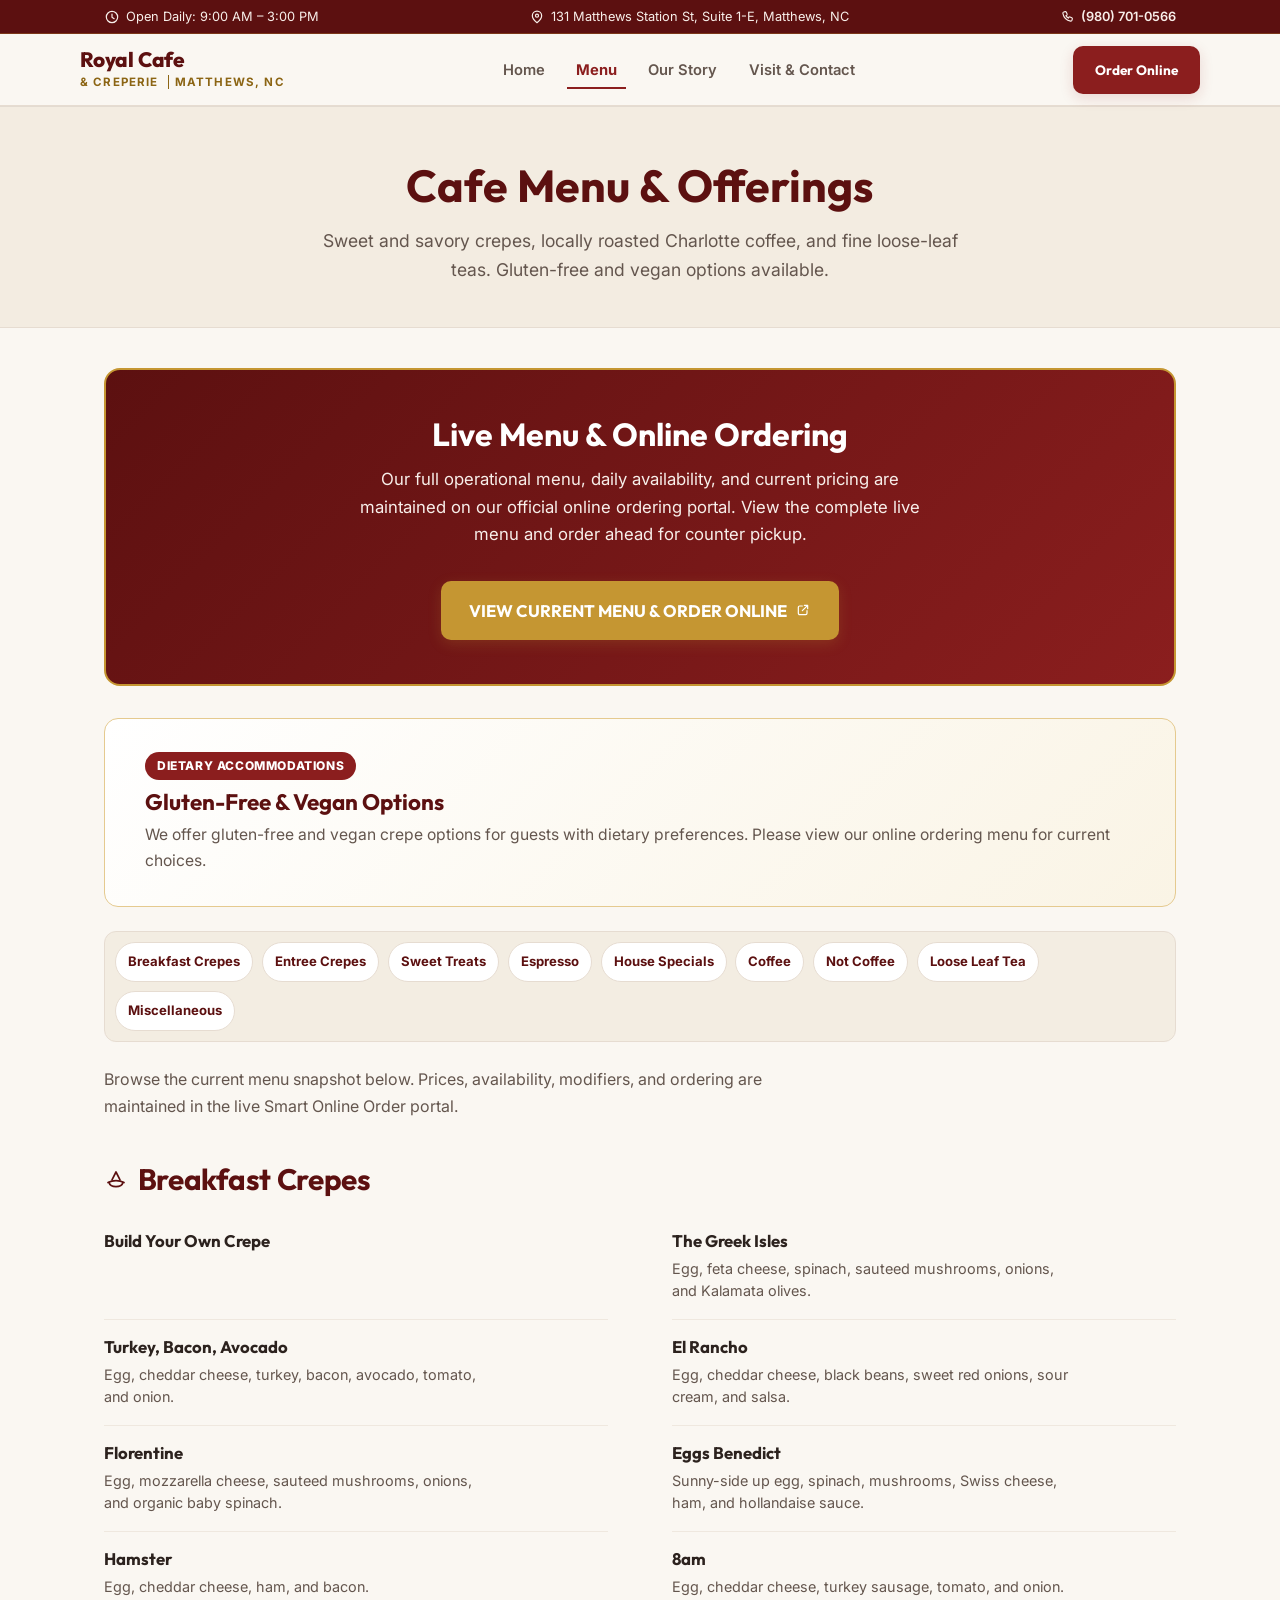
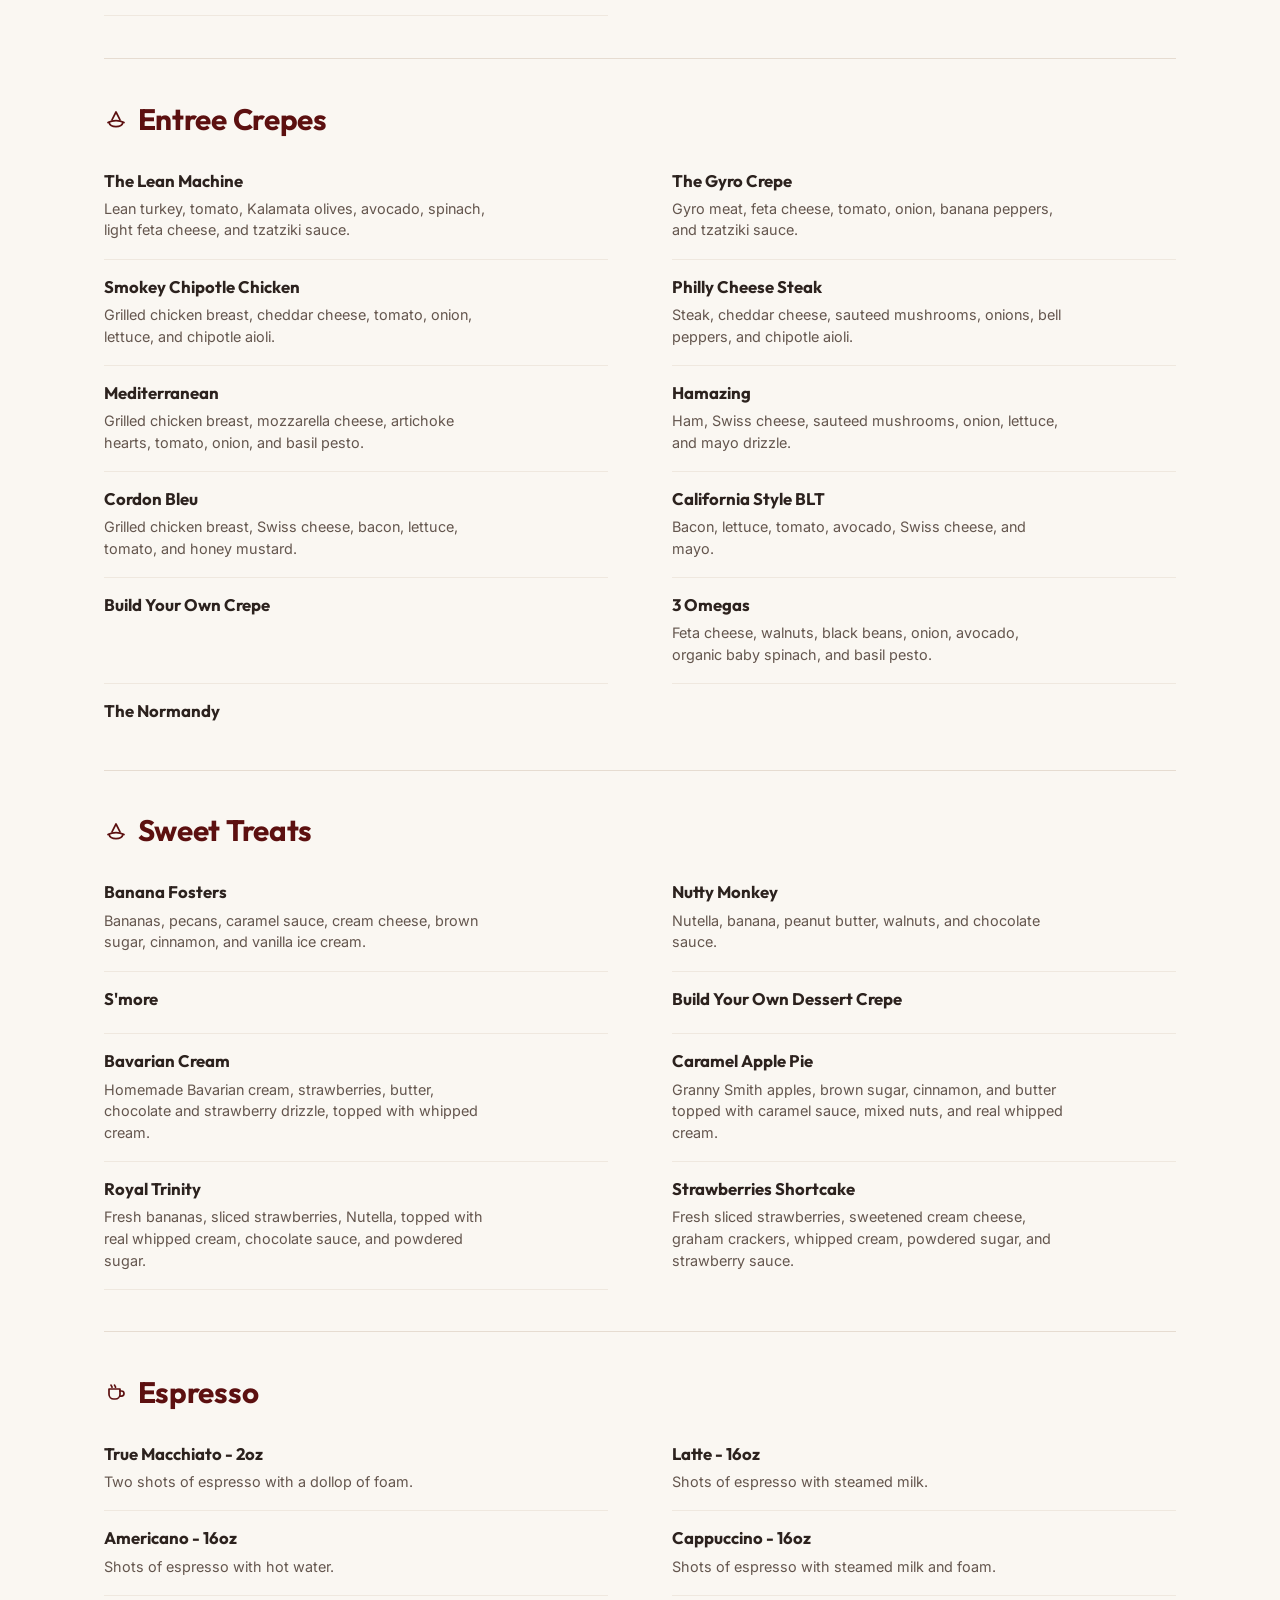
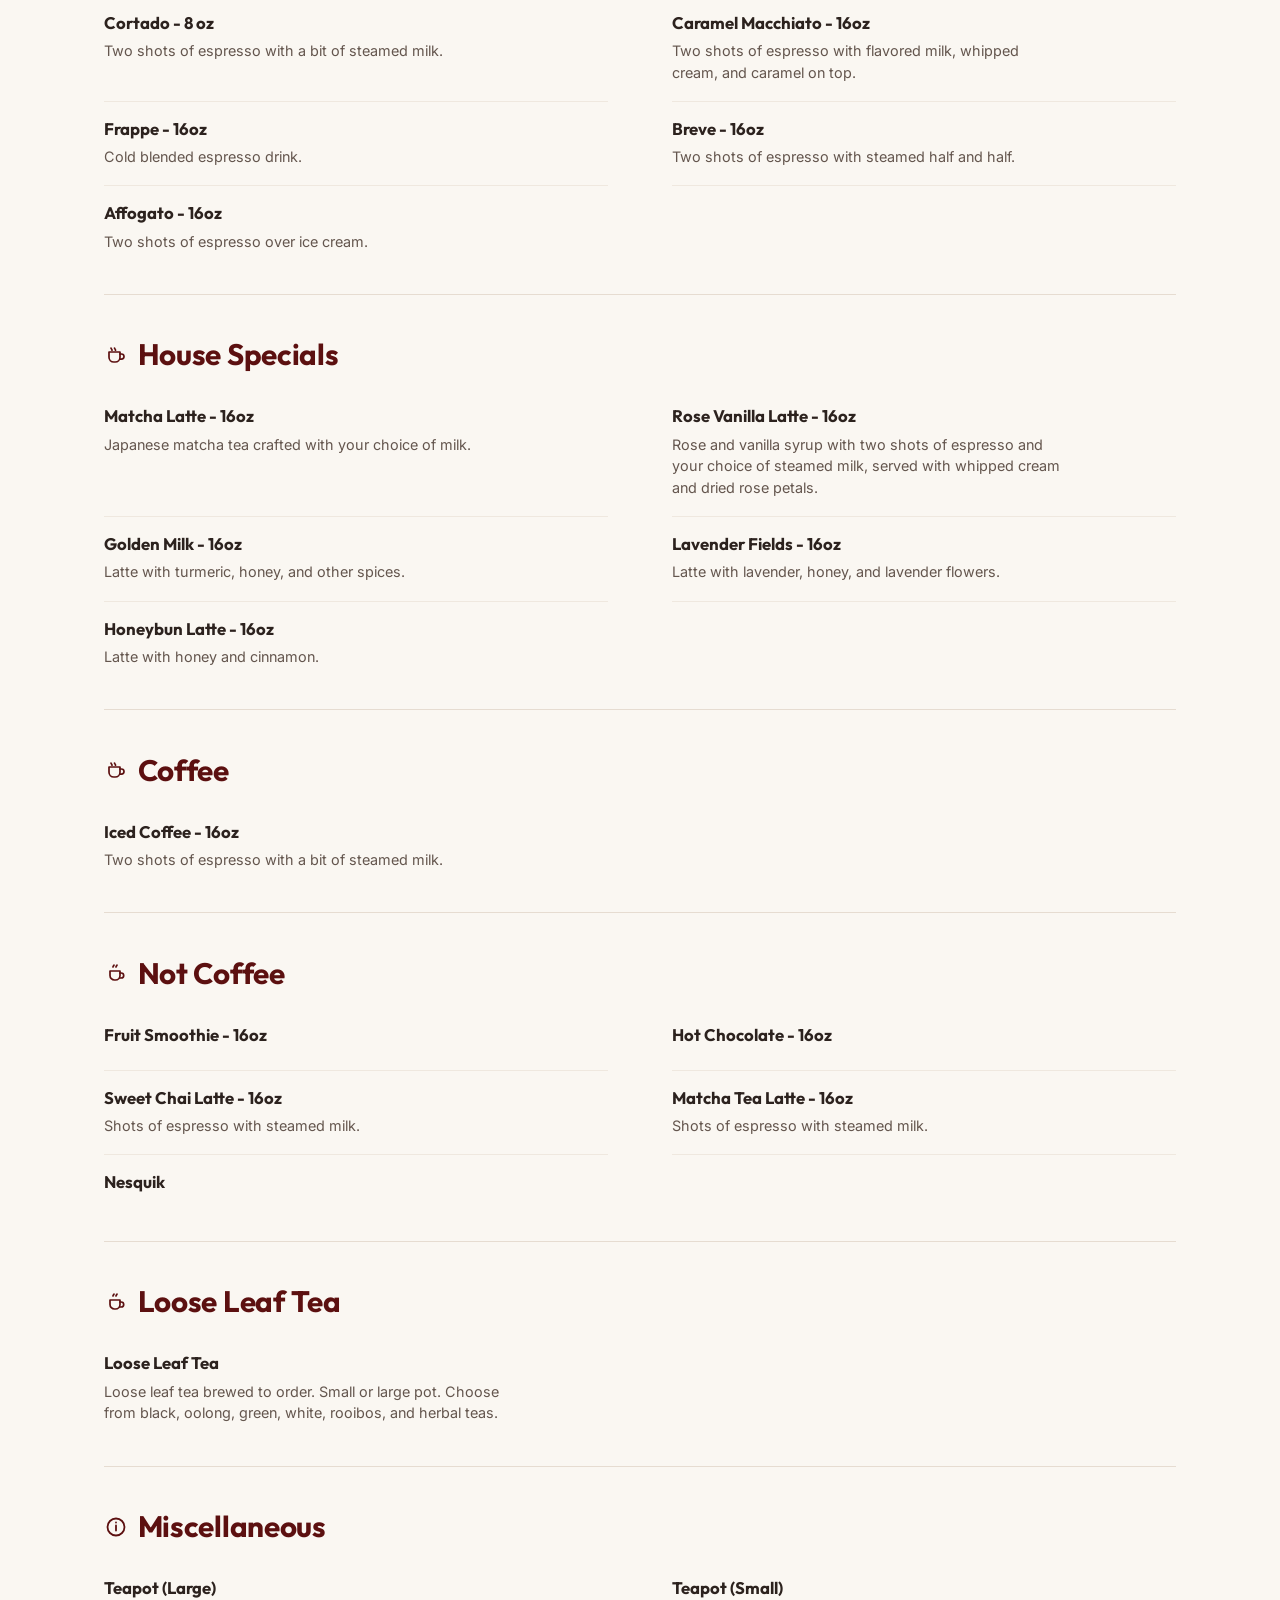
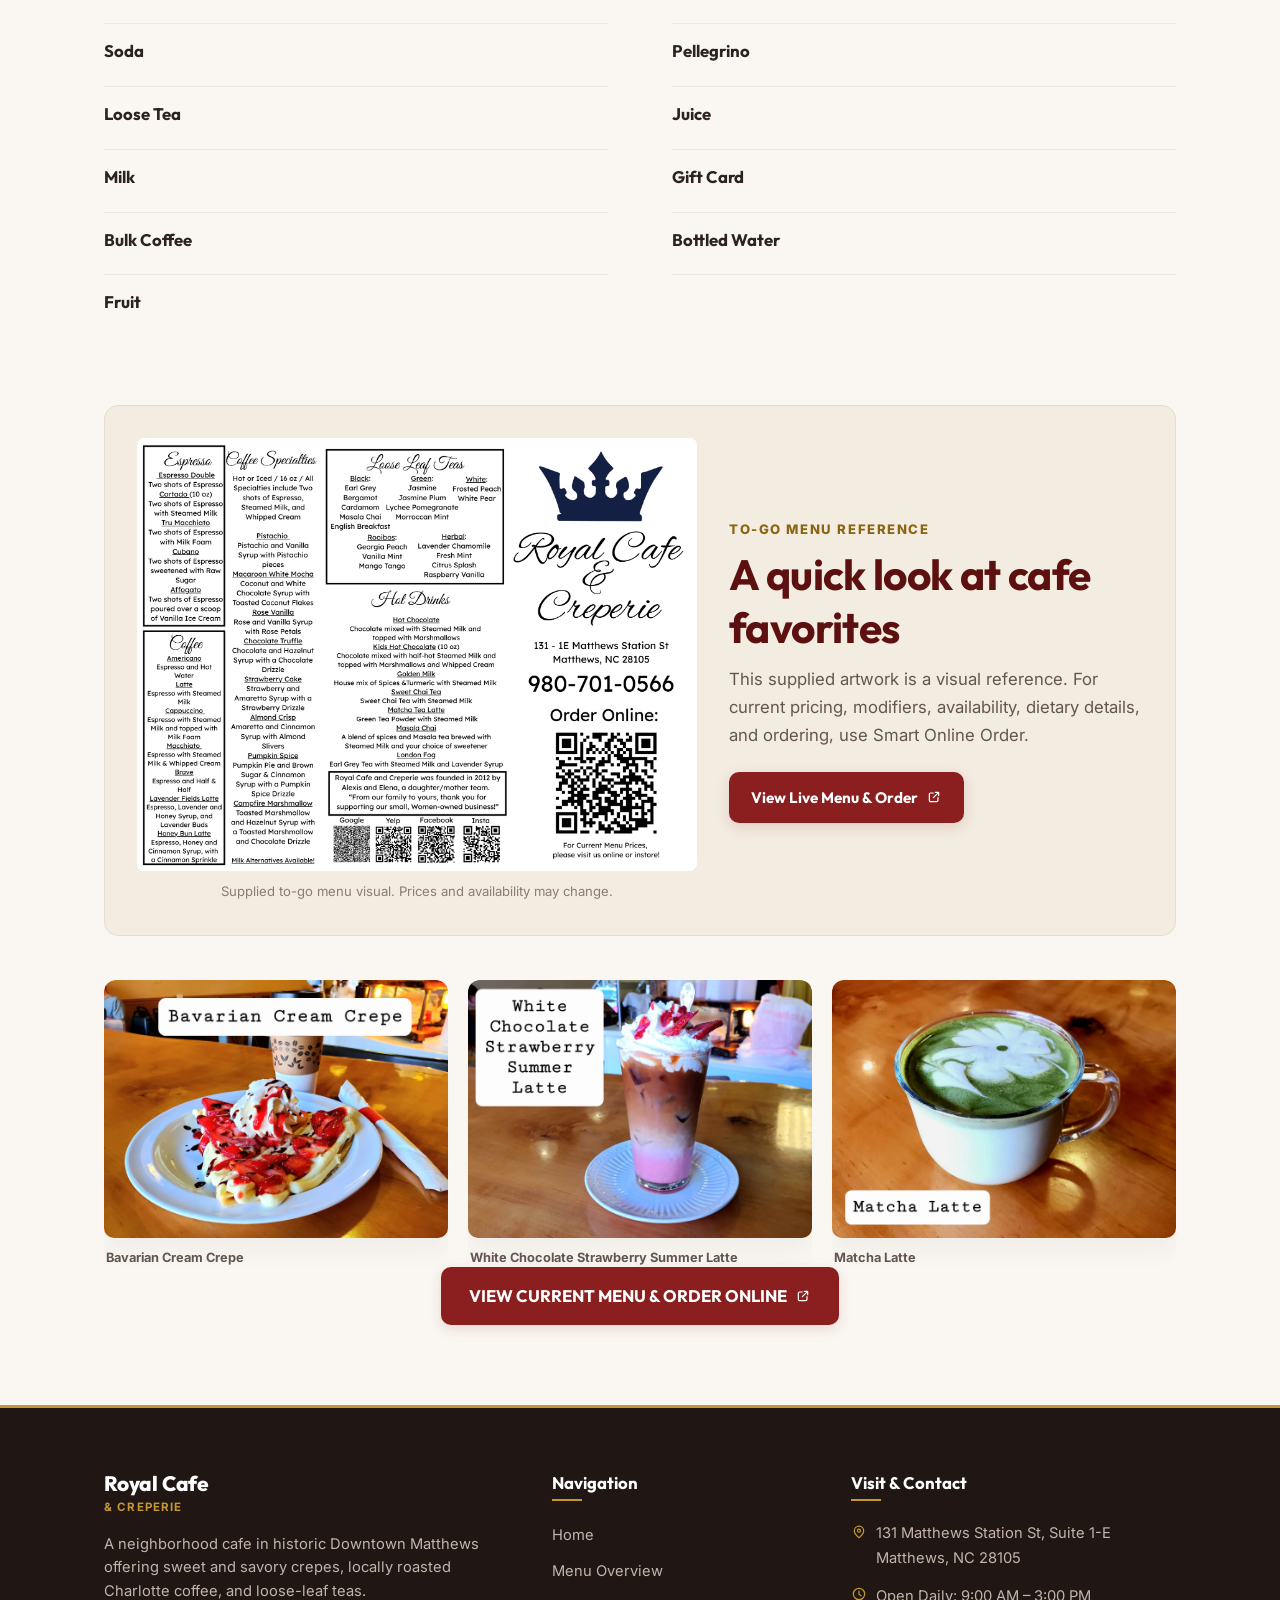
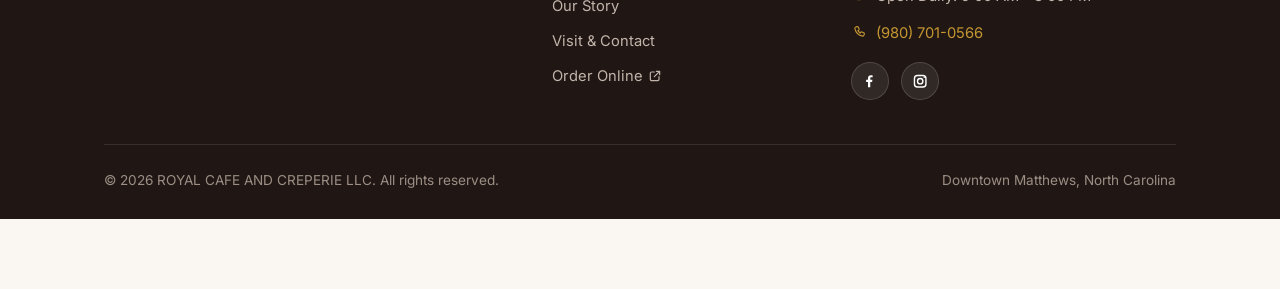
<file: menu.html>
<!DOCTYPE html>
<html lang="en">
<head>
  <meta charset="UTF-8">
  <meta name="viewport" content="width=device-width, initial-scale=1.0">
  <title>Menu | Royal Cafe & Creperie - Matthews, NC</title>
  <meta name="description" content="Explore menu categories for Royal Cafe & Creperie in Downtown Matthews, NC. Sweet and savory crepes, locally roasted Charlotte coffee, loose-leaf teas, and gluten-free/vegan options.">
  <link rel="canonical" href="https://royalcreperie.com/menu.html">
  
  <!-- Open Graph / Facebook -->
  <meta property="og:type" content="restaurant.menu">
  <meta property="og:title" content="Menu | Royal Cafe & Creperie - Matthews, NC">
  <meta property="og:description" content="Sweet and savory crepes, locally roasted Charlotte coffee, loose-leaf teas, and gluten-free & vegan options in historic Downtown Matthews.">
  <meta property="og:url" content="https://royalcreperie.com/menu.html">
  <meta property="og:site_name" content="Royal Cafe & Creperie">
  <meta property="og:image" content="https://royalcreperie.com/assets/images/client/hero-crepes.jpg">
  <meta name="twitter:card" content="summary_large_image">
  <meta name="twitter:title" content="Menu | Royal Cafe & Creperie - Matthews, NC">
  <meta name="twitter:description" content="Sweet and savory crepes, locally roasted coffee, loose-leaf teas, and gluten-free and vegan options in Downtown Matthews.">
  <meta name="twitter:image" content="https://royalcreperie.com/assets/images/client/hero-crepes.jpg">
  
  <!-- Favicon & Stylesheet -->
  <link rel="icon" type="image/svg+xml" href="assets/images/favicon.svg">
  <link rel="stylesheet" href="assets/css/styles.css">
  
  <!-- Schema.org Menu Data -->
  <script type="application/ld+json">
  {
    "@context": "https://schema.org",
    "@type": "Menu",
    "name": "Royal Cafe & Creperie Menu",
    "url": "https://royalcreperie.com/menu.html",
    "image": "https://royalcreperie.com/assets/images/client/hero-crepes.jpg",
    "mainEntityOfPage": "https://royalcreperie.com/menu.html",
    "inLanguage": "en-US"
  }
  </script>
</head>
<body class="has-mobile-order-bar">

  <!-- Top Announcement Bar -->
  <div class="top-bar">
    <div class="container top-bar-inner">
      <div class="top-bar-item">
        <svg class="icon icon-sm" aria-hidden="true" focusable="false"><use href="assets/icons.svg#clock"></use></svg>
        <span>Open Daily: 9:00 AM – 3:00 PM</span>
      </div>
      <div class="top-bar-item">
        <svg class="icon icon-sm" aria-hidden="true" focusable="false"><use href="assets/icons.svg#location"></use></svg>
        <span>131 Matthews Station St, Suite 1-E, Matthews, NC</span>
      </div>
      <div class="top-bar-item">
        <svg class="icon icon-sm" aria-hidden="true" focusable="false"><use href="assets/icons.svg#phone"></use></svg>
        <a href="tel:19807010566">(980) 701-0566</a>
      </div>
    </div>
  </div>

  <!-- Main Site Navigation -->
  <header class="site-header">
    <div class="container nav-container">
      <a href="index.html" class="brand-link" aria-label="Royal Cafe & Creperie Home">
        <div class="brand-info">
          <span class="brand-title">Royal Cafe</span>
          <span class="brand-tagline">& Creperie <span class="brand-location">Matthews, NC</span></span>
        </div>
      </a>

      <button class="mobile-toggle" aria-label="Toggle navigation menu" aria-expanded="false">
        <svg class="icon" aria-hidden="true" focusable="false"><use href="assets/icons.svg#menu"></use></svg>
      </button>

      <ul class="nav-menu">
        <li><a href="index.html" class="nav-link">Home</a></li>
        <li><a href="menu.html" class="nav-link active">Menu</a></li>
        <li><a href="about.html" class="nav-link">Our Story</a></li>
        <li><a href="contact.html" class="nav-link">Visit & Contact</a></li>
      </ul>

      <div class="nav-actions">
        <a href="https://royalcreperie.smartonlineorder.com" target="_blank" rel="noopener noreferrer" class="btn btn-primary btn-sm">
          Order Online
        </a>
      </div>
    </div>
  </header>

  <!-- Page Header -->
  <header class="page-header">
    <div class="container">
      <h1 class="page-title">Cafe Menu & Offerings</h1>
      <p class="page-subtitle">
        Sweet and savory crepes, locally roasted Charlotte coffee, and fine loose-leaf teas. Gluten-free and vegan options available.
      </p>
    </div>
  </header>

  <main class="container menu-main">

    <!-- Primary Ordering CTA Callout -->
    <div class="fast-order-box">
      <h3>Live Menu & Online Ordering</h3>
      <p>
        Our full operational menu, daily availability, and current pricing are maintained on our official online ordering portal. View the complete live menu and order ahead for counter pickup.
      </p>
      <a href="https://royalcreperie.smartonlineorder.com" target="_blank" rel="noopener noreferrer" class="btn btn-gold btn-lg">
        VIEW CURRENT MENU & ORDER ONLINE <svg class="icon" aria-hidden="true" focusable="false"><use href="assets/icons.svg#external"></use></svg>
      </a>
    </div>

    <!-- Dietary Info Banner -->
    <div class="callout-banner menu-dietary-callout">
      <div>
        <span class="callout-badge">Dietary Accommodations</span>
        <h2 class="callout-title menu-callout-title">Gluten-Free & Vegan Options</h2>
        <p class="callout-desc">
          We offer gluten-free and vegan crepe options for guests with dietary preferences. Please view our online ordering menu for current choices.
        </p>
      </div>
    </div>

    <nav class="menu-jump-nav" aria-label="Menu categories">
      <a href="#breakfast-crepes">Breakfast Crepes</a>
      <a href="#entree-crepes">Entree Crepes</a>
      <a href="#sweet-treats">Sweet Treats</a>
      <a href="#espresso">Espresso</a>
      <a href="#house-specials">House Specials</a>
      <a href="#coffee">Coffee</a>
      <a href="#not-coffee">Not Coffee</a>
      <a href="#loose-leaf-tea">Loose Leaf Tea</a>
      <a href="#miscellaneous">Miscellaneous</a>
    </nav>

    <div class="menu-category-intro">
      <p>Browse the current menu snapshot below. Prices, availability, modifiers, and ordering are maintained in the live Smart Online Order portal.</p>
    </div>

    <div class="menu-categories-wrapper">
      <section id="breakfast-crepes" class="menu-category-card" aria-labelledby="breakfast-crepes-title">
        <div class="menu-category-header">
          <h2 id="breakfast-crepes-title" class="menu-category-title"><svg class="icon icon-lg" aria-hidden="true" focusable="false"><use href="assets/icons.svg#crepe"></use></svg> Breakfast Crepes</h2>
        </div>
        <div class="menu-items-list">
          <article class="menu-item-row"><div class="menu-item-top"><h3 class="menu-item-name">Build Your Own Crepe</h3></div></article>
          <article class="menu-item-row"><div class="menu-item-top"><h3 class="menu-item-name">The Greek Isles</h3></div><p class="menu-item-description">Egg, feta cheese, spinach, sauteed mushrooms, onions, and Kalamata olives.</p></article>
          <article class="menu-item-row"><div class="menu-item-top"><h3 class="menu-item-name">Turkey, Bacon, Avocado</h3></div><p class="menu-item-description">Egg, cheddar cheese, turkey, bacon, avocado, tomato, and onion.</p></article>
          <article class="menu-item-row"><div class="menu-item-top"><h3 class="menu-item-name">El Rancho</h3></div><p class="menu-item-description">Egg, cheddar cheese, black beans, sweet red onions, sour cream, and salsa.</p></article>
          <article class="menu-item-row"><div class="menu-item-top"><h3 class="menu-item-name">Florentine</h3></div><p class="menu-item-description">Egg, mozzarella cheese, sauteed mushrooms, onions, and organic baby spinach.</p></article>
          <article class="menu-item-row"><div class="menu-item-top"><h3 class="menu-item-name">Eggs Benedict</h3></div><p class="menu-item-description">Sunny-side up egg, spinach, mushrooms, Swiss cheese, ham, and hollandaise sauce.</p></article>
          <article class="menu-item-row"><div class="menu-item-top"><h3 class="menu-item-name">Hamster</h3></div><p class="menu-item-description">Egg, cheddar cheese, ham, and bacon.</p></article>
          <article class="menu-item-row"><div class="menu-item-top"><h3 class="menu-item-name">8am</h3></div><p class="menu-item-description">Egg, cheddar cheese, turkey sausage, tomato, and onion.</p></article>
        </div>
      </section>

      <section id="entree-crepes" class="menu-category-card" aria-labelledby="entree-crepes-title">
        <div class="menu-category-header">
          <h2 id="entree-crepes-title" class="menu-category-title"><svg class="icon icon-lg" aria-hidden="true" focusable="false"><use href="assets/icons.svg#crepe"></use></svg> Entree Crepes</h2>
        </div>
        <div class="menu-items-list">
          <article class="menu-item-row"><div class="menu-item-top"><h3 class="menu-item-name">The Lean Machine</h3></div><p class="menu-item-description">Lean turkey, tomato, Kalamata olives, avocado, spinach, light feta cheese, and tzatziki sauce.</p></article>
          <article class="menu-item-row"><div class="menu-item-top"><h3 class="menu-item-name">The Gyro Crepe</h3></div><p class="menu-item-description">Gyro meat, feta cheese, tomato, onion, banana peppers, and tzatziki sauce.</p></article>
          <article class="menu-item-row"><div class="menu-item-top"><h3 class="menu-item-name">Smokey Chipotle Chicken</h3></div><p class="menu-item-description">Grilled chicken breast, cheddar cheese, tomato, onion, lettuce, and chipotle aioli.</p></article>
          <article class="menu-item-row"><div class="menu-item-top"><h3 class="menu-item-name">Philly Cheese Steak</h3></div><p class="menu-item-description">Steak, cheddar cheese, sauteed mushrooms, onions, bell peppers, and chipotle aioli.</p></article>
          <article class="menu-item-row"><div class="menu-item-top"><h3 class="menu-item-name">Mediterranean</h3></div><p class="menu-item-description">Grilled chicken breast, mozzarella cheese, artichoke hearts, tomato, onion, and basil pesto.</p></article>
          <article class="menu-item-row"><div class="menu-item-top"><h3 class="menu-item-name">Hamazing</h3></div><p class="menu-item-description">Ham, Swiss cheese, sauteed mushrooms, onion, lettuce, and mayo drizzle.</p></article>
          <article class="menu-item-row"><div class="menu-item-top"><h3 class="menu-item-name">Cordon Bleu</h3></div><p class="menu-item-description">Grilled chicken breast, Swiss cheese, bacon, lettuce, tomato, and honey mustard.</p></article>
          <article class="menu-item-row"><div class="menu-item-top"><h3 class="menu-item-name">California Style BLT</h3></div><p class="menu-item-description">Bacon, lettuce, tomato, avocado, Swiss cheese, and mayo.</p></article>
          <article class="menu-item-row"><div class="menu-item-top"><h3 class="menu-item-name">Build Your Own Crepe</h3></div></article>
          <article class="menu-item-row"><div class="menu-item-top"><h3 class="menu-item-name">3 Omegas</h3></div><p class="menu-item-description">Feta cheese, walnuts, black beans, onion, avocado, organic baby spinach, and basil pesto.</p></article>
          <article class="menu-item-row"><div class="menu-item-top"><h3 class="menu-item-name">The Normandy</h3></div></article>
        </div>
      </section>

      <section id="sweet-treats" class="menu-category-card" aria-labelledby="sweet-treats-title">
        <div class="menu-category-header">
          <h2 id="sweet-treats-title" class="menu-category-title"><svg class="icon icon-lg" aria-hidden="true" focusable="false"><use href="assets/icons.svg#crepe"></use></svg> Sweet Treats</h2>
        </div>
        <div class="menu-items-list">
          <article class="menu-item-row"><div class="menu-item-top"><h3 class="menu-item-name">Banana Fosters</h3></div><p class="menu-item-description">Bananas, pecans, caramel sauce, cream cheese, brown sugar, cinnamon, and vanilla ice cream.</p></article>
          <article class="menu-item-row"><div class="menu-item-top"><h3 class="menu-item-name">Nutty Monkey</h3></div><p class="menu-item-description">Nutella, banana, peanut butter, walnuts, and chocolate sauce.</p></article>
          <article class="menu-item-row"><div class="menu-item-top"><h3 class="menu-item-name">S'more</h3></div></article>
          <article class="menu-item-row"><div class="menu-item-top"><h3 class="menu-item-name">Build Your Own Dessert Crepe</h3></div></article>
          <article class="menu-item-row"><div class="menu-item-top"><h3 class="menu-item-name">Bavarian Cream</h3></div><p class="menu-item-description">Homemade Bavarian cream, strawberries, butter, chocolate and strawberry drizzle, topped with whipped cream.</p></article>
          <article class="menu-item-row"><div class="menu-item-top"><h3 class="menu-item-name">Caramel Apple Pie</h3></div><p class="menu-item-description">Granny Smith apples, brown sugar, cinnamon, and butter topped with caramel sauce, mixed nuts, and real whipped cream.</p></article>
          <article class="menu-item-row"><div class="menu-item-top"><h3 class="menu-item-name">Royal Trinity</h3></div><p class="menu-item-description">Fresh bananas, sliced strawberries, Nutella, topped with real whipped cream, chocolate sauce, and powdered sugar.</p></article>
          <article class="menu-item-row"><div class="menu-item-top"><h3 class="menu-item-name">Strawberries Shortcake</h3></div><p class="menu-item-description">Fresh sliced strawberries, sweetened cream cheese, graham crackers, whipped cream, powdered sugar, and strawberry sauce.</p></article>
        </div>
      </section>

      <section id="espresso" class="menu-category-card" aria-labelledby="espresso-title">
        <div class="menu-category-header">
          <h2 id="espresso-title" class="menu-category-title"><svg class="icon icon-lg" aria-hidden="true" focusable="false"><use href="assets/icons.svg#coffee"></use></svg> Espresso</h2>
        </div>
        <div class="menu-items-list">
          <article class="menu-item-row"><div class="menu-item-top"><h3 class="menu-item-name">True Macchiato - 2oz</h3></div><p class="menu-item-description">Two shots of espresso with a dollop of foam.</p></article>
          <article class="menu-item-row"><div class="menu-item-top"><h3 class="menu-item-name">Latte - 16oz</h3></div><p class="menu-item-description">Shots of espresso with steamed milk.</p></article>
          <article class="menu-item-row"><div class="menu-item-top"><h3 class="menu-item-name">Americano - 16oz</h3></div><p class="menu-item-description">Shots of espresso with hot water.</p></article>
          <article class="menu-item-row"><div class="menu-item-top"><h3 class="menu-item-name">Cappuccino - 16oz</h3></div><p class="menu-item-description">Shots of espresso with steamed milk and foam.</p></article>
          <article class="menu-item-row"><div class="menu-item-top"><h3 class="menu-item-name">Cortado - 8 oz</h3></div><p class="menu-item-description">Two shots of espresso with a bit of steamed milk.</p></article>
          <article class="menu-item-row"><div class="menu-item-top"><h3 class="menu-item-name">Caramel Macchiato - 16oz</h3></div><p class="menu-item-description">Two shots of espresso with flavored milk, whipped cream, and caramel on top.</p></article>
          <article class="menu-item-row"><div class="menu-item-top"><h3 class="menu-item-name">Frappe - 16oz</h3></div><p class="menu-item-description">Cold blended espresso drink.</p></article>
          <article class="menu-item-row"><div class="menu-item-top"><h3 class="menu-item-name">Breve - 16oz</h3></div><p class="menu-item-description">Two shots of espresso with steamed half and half.</p></article>
          <article class="menu-item-row"><div class="menu-item-top"><h3 class="menu-item-name">Affogato - 16oz</h3></div><p class="menu-item-description">Two shots of espresso over ice cream.</p></article>
        </div>
      </section>

      <section id="house-specials" class="menu-category-card" aria-labelledby="house-specials-title">
        <div class="menu-category-header">
          <h2 id="house-specials-title" class="menu-category-title"><svg class="icon icon-lg" aria-hidden="true" focusable="false"><use href="assets/icons.svg#coffee"></use></svg> House Specials</h2>
        </div>
        <div class="menu-items-list">
          <article class="menu-item-row"><div class="menu-item-top"><h3 class="menu-item-name">Matcha Latte - 16oz</h3></div><p class="menu-item-description">Japanese matcha tea crafted with your choice of milk.</p></article>
          <article class="menu-item-row"><div class="menu-item-top"><h3 class="menu-item-name">Rose Vanilla Latte - 16oz</h3></div><p class="menu-item-description">Rose and vanilla syrup with two shots of espresso and your choice of steamed milk, served with whipped cream and dried rose petals.</p></article>
          <article class="menu-item-row"><div class="menu-item-top"><h3 class="menu-item-name">Golden Milk - 16oz</h3></div><p class="menu-item-description">Latte with turmeric, honey, and other spices.</p></article>
          <article class="menu-item-row"><div class="menu-item-top"><h3 class="menu-item-name">Lavender Fields - 16oz</h3></div><p class="menu-item-description">Latte with lavender, honey, and lavender flowers.</p></article>
          <article class="menu-item-row"><div class="menu-item-top"><h3 class="menu-item-name">Honeybun Latte - 16oz</h3></div><p class="menu-item-description">Latte with honey and cinnamon.</p></article>
        </div>
      </section>

      <section id="coffee" class="menu-category-card" aria-labelledby="coffee-title">
        <div class="menu-category-header">
          <h2 id="coffee-title" class="menu-category-title"><svg class="icon icon-lg" aria-hidden="true" focusable="false"><use href="assets/icons.svg#coffee"></use></svg> Coffee</h2>
        </div>
        <div class="menu-items-list">
          <article class="menu-item-row"><div class="menu-item-top"><h3 class="menu-item-name">Iced Coffee - 16oz</h3></div><p class="menu-item-description">Two shots of espresso with a bit of steamed milk.</p></article>
        </div>
      </section>

      <section id="not-coffee" class="menu-category-card" aria-labelledby="not-coffee-title">
        <div class="menu-category-header">
          <h2 id="not-coffee-title" class="menu-category-title"><svg class="icon icon-lg" aria-hidden="true" focusable="false"><use href="assets/icons.svg#tea"></use></svg> Not Coffee</h2>
        </div>
        <div class="menu-items-list">
          <article class="menu-item-row"><div class="menu-item-top"><h3 class="menu-item-name">Fruit Smoothie - 16oz</h3></div></article>
          <article class="menu-item-row"><div class="menu-item-top"><h3 class="menu-item-name">Hot Chocolate - 16oz</h3></div></article>
          <article class="menu-item-row"><div class="menu-item-top"><h3 class="menu-item-name">Sweet Chai Latte - 16oz</h3></div><p class="menu-item-description">Shots of espresso with steamed milk.</p></article>
          <article class="menu-item-row"><div class="menu-item-top"><h3 class="menu-item-name">Matcha Tea Latte - 16oz</h3></div><p class="menu-item-description">Shots of espresso with steamed milk.</p></article>
          <article class="menu-item-row"><div class="menu-item-top"><h3 class="menu-item-name">Nesquik</h3></div></article>
        </div>
      </section>

      <section id="loose-leaf-tea" class="menu-category-card" aria-labelledby="loose-leaf-tea-title">
        <div class="menu-category-header">
          <h2 id="loose-leaf-tea-title" class="menu-category-title"><svg class="icon icon-lg" aria-hidden="true" focusable="false"><use href="assets/icons.svg#tea"></use></svg> Loose Leaf Tea</h2>
        </div>
        <div class="menu-items-list">
          <article class="menu-item-row"><div class="menu-item-top"><h3 class="menu-item-name">Loose Leaf Tea</h3></div><p class="menu-item-description">Loose leaf tea brewed to order. Small or large pot. Choose from black, oolong, green, white, rooibos, and herbal teas.</p></article>
        </div>
      </section>

      <section id="miscellaneous" class="menu-category-card" aria-labelledby="miscellaneous-title">
        <div class="menu-category-header">
          <h2 id="miscellaneous-title" class="menu-category-title"><svg class="icon icon-lg" aria-hidden="true" focusable="false"><use href="assets/icons.svg#info"></use></svg> Miscellaneous</h2>
        </div>
        <div class="menu-items-list">
          <article class="menu-item-row"><div class="menu-item-top"><h3 class="menu-item-name">Teapot (Large)</h3></div></article>
          <article class="menu-item-row"><div class="menu-item-top"><h3 class="menu-item-name">Teapot (Small)</h3></div></article>
          <article class="menu-item-row"><div class="menu-item-top"><h3 class="menu-item-name">Soda</h3></div></article>
          <article class="menu-item-row"><div class="menu-item-top"><h3 class="menu-item-name">Pellegrino</h3></div></article>
          <article class="menu-item-row"><div class="menu-item-top"><h3 class="menu-item-name">Loose Tea</h3></div></article>
          <article class="menu-item-row"><div class="menu-item-top"><h3 class="menu-item-name">Juice</h3></div></article>
          <article class="menu-item-row"><div class="menu-item-top"><h3 class="menu-item-name">Milk</h3></div></article>
          <article class="menu-item-row"><div class="menu-item-top"><h3 class="menu-item-name">Gift Card</h3></div></article>
          <article class="menu-item-row"><div class="menu-item-top"><h3 class="menu-item-name">Bulk Coffee</h3></div></article>
          <article class="menu-item-row"><div class="menu-item-top"><h3 class="menu-item-name">Bottled Water</h3></div></article>
          <article class="menu-item-row"><div class="menu-item-top"><h3 class="menu-item-name">Fruit</h3></div></article>
        </div>
      </section>
    </div>

    <!-- Supplied To-Go Menu Visual -->
    <section class="menu-poster" aria-labelledby="togo-menu-title">
      <figure>
        <img src="assets/images/client/togo-menu-front.webp" width="1800" height="1391" loading="lazy" decoding="async" alt="Royal Cafe & Creperie to-go menu visual with coffee, espresso, loose-leaf teas, hot drinks, address, phone, and online ordering QR code">
        <figcaption>Supplied to-go menu visual. Prices and availability may change.</figcaption>
      </figure>
      <div>
        <span class="section-eyebrow">To-Go Menu Reference</span>
        <h2 id="togo-menu-title" class="section-title">A quick look at cafe favorites</h2>
        <p class="section-desc menu-poster-copy">This supplied artwork is a visual reference. For current pricing, modifiers, availability, dietary details, and ordering, use Smart Online Order.</p>
        <a href="https://royalcreperie.smartonlineorder.com" target="_blank" rel="noopener noreferrer" class="btn btn-primary">View Live Menu & Order <svg class="icon" aria-hidden="true" focusable="false"><use href="assets/icons.svg#external"></use></svg></a>
      </div>
    </section>

    <div class="photo-grid" aria-label="Menu photography">
      <figure class="photo-card">
        <img src="assets/images/client/bavarian-cream-crepe.webp" width="1600" height="1200" loading="lazy" decoding="async" alt="Bavarian cream crepe with strawberries, whipped cream, and chocolate drizzle">
        <figcaption>Bavarian Cream Crepe</figcaption>
      </figure>
      <figure class="photo-card">
        <img src="assets/images/client/strawberry-latte.webp" width="1600" height="1200" loading="lazy" decoding="async" alt="White chocolate strawberry summer latte topped with whipped cream and strawberries">
        <figcaption>White Chocolate Strawberry Summer Latte</figcaption>
      </figure>
      <figure class="photo-card">
        <img src="assets/images/client/matcha-latte.webp" width="1600" height="1200" loading="lazy" decoding="async" alt="Matcha latte in a white cup on a cafe table">
        <figcaption>Matcha Latte</figcaption>
      </figure>
    </div>

    <!-- Bottom Action CTA -->
    <div class="menu-bottom-cta">
      <a href="https://royalcreperie.smartonlineorder.com" target="_blank" rel="noopener noreferrer" class="btn btn-primary btn-lg">
        VIEW CURRENT MENU & ORDER ONLINE <svg class="icon" aria-hidden="true" focusable="false"><use href="assets/icons.svg#external"></use></svg>
      </a>
    </div>

  </main>

  <div class="mobile-order-bar" aria-label="Mobile ordering shortcut">
    <a href="https://royalcreperie.smartonlineorder.com" target="_blank" rel="noopener noreferrer" class="btn btn-gold">Order Online <svg class="icon" aria-hidden="true" focusable="false"><use href="assets/icons.svg#external"></use></svg></a>
  </div>

  <!-- Site Footer -->
  <footer class="site-footer">
    <div class="container">
      <div class="footer-grid">
        <div class="footer-brand">
          <div class="brand-link">
            <div class="brand-info">
              <span class="brand-title">Royal Cafe</span>
              <span class="brand-tagline">& Creperie</span>
            </div>
          </div>
          <p>
            A neighborhood cafe in historic Downtown Matthews offering sweet and savory crepes, locally roasted Charlotte coffee, and loose-leaf teas.
          </p>
        </div>

        <div class="footer-col">
          <h4>Navigation</h4>
          <ul class="footer-links">
            <li><a href="index.html">Home</a></li>
            <li><a href="menu.html">Menu Overview</a></li>
            <li><a href="about.html">Our Story</a></li>
            <li><a href="contact.html">Visit & Contact</a></li>
            <li><a href="https://royalcreperie.smartonlineorder.com" target="_blank" rel="noopener noreferrer">Order Online <svg class="icon icon-sm" aria-hidden="true" focusable="false"><use href="assets/icons.svg#external"></use></svg></a></li>
          </ul>
        </div>

        <div class="footer-col">
          <h4>Visit & Contact</h4>
          <div class="footer-info-item">
            <svg class="icon icon-sm" aria-hidden="true" focusable="false"><use href="assets/icons.svg#location"></use></svg>
            <span>131 Matthews Station St, Suite 1-E<br>Matthews, NC 28105</span>
          </div>
          <div class="footer-info-item">
            <svg class="icon icon-sm" aria-hidden="true" focusable="false"><use href="assets/icons.svg#clock"></use></svg>
            <span>Open Daily: 9:00 AM – 3:00 PM</span>
          </div>
          <div class="footer-info-item">
            <svg class="icon icon-sm" aria-hidden="true" focusable="false"><use href="assets/icons.svg#phone"></use></svg>
            <a href="tel:19807010566" class="footer-phone">(980) 701-0566</a>
          </div>
          <div class="footer-social">
            <a href="https://www.facebook.com/p/Royal-Cafe-Creperie-100063472723152/" target="_blank" rel="noopener noreferrer" class="social-btn" aria-label="Facebook"><svg class="icon" aria-hidden="true" focusable="false"><use href="assets/icons.svg#facebook"></use></svg></a>
            <a href="https://www.instagram.com/royalcrepes" target="_blank" rel="noopener noreferrer" class="social-btn" aria-label="Instagram"><svg class="icon" aria-hidden="true" focusable="false"><use href="assets/icons.svg#instagram"></use></svg></a>
          </div>
        </div>
      </div>

      <div class="footer-bottom">
        <div>© 2026 ROYAL CAFE AND CREPERIE LLC. All rights reserved.</div>
        <div>Downtown Matthews, North Carolina</div>
      </div>
    </div>
  </footer>

  <!-- Scripts -->
  <script src="assets/js/site.js"></script>
</body>
</html>
</file>
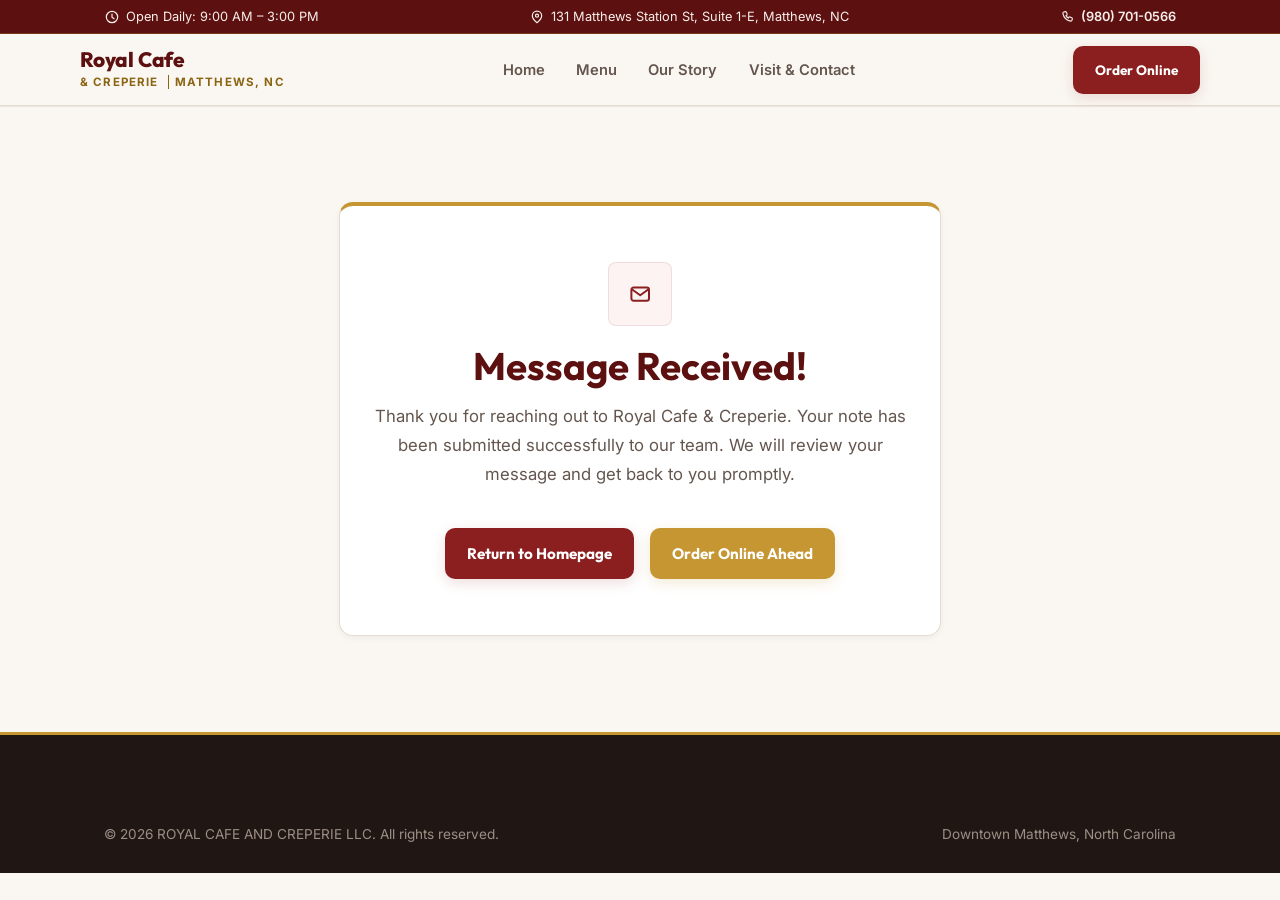
<file: thank-you.html>
<!DOCTYPE html>
<html lang="en">
<head>
  <meta charset="UTF-8">
  <meta name="viewport" content="width=device-width, initial-scale=1.0">
  <title>Thank You | Royal Cafe & Creperie</title>
  <meta name="robots" content="noindex, follow">
  <link rel="icon" type="image/svg+xml" href="assets/images/favicon.svg">
  <link rel="stylesheet" href="assets/css/styles.css">
</head>
<body>

  <!-- Top Announcement Bar -->
  <div class="top-bar">
    <div class="container top-bar-inner">
      <div class="top-bar-item">
        <svg class="icon icon-sm" aria-hidden="true" focusable="false"><use href="assets/icons.svg#clock"></use></svg>
        <span>Open Daily: 9:00 AM – 3:00 PM</span>
      </div>
      <div class="top-bar-item">
        <svg class="icon icon-sm" aria-hidden="true" focusable="false"><use href="assets/icons.svg#location"></use></svg>
        <span>131 Matthews Station St, Suite 1-E, Matthews, NC</span>
      </div>
      <div class="top-bar-item">
        <svg class="icon icon-sm" aria-hidden="true" focusable="false"><use href="assets/icons.svg#phone"></use></svg>
        <a href="tel:19807010566">(980) 701-0566</a>
      </div>
    </div>
  </div>

  <!-- Main Site Navigation -->
  <header class="site-header">
    <div class="container nav-container">
      <a href="index.html" class="brand-link" aria-label="Royal Cafe & Creperie Home">
        <div class="brand-info">
          <span class="brand-title">Royal Cafe</span>
          <span class="brand-tagline">& Creperie <span class="brand-location">Matthews, NC</span></span>
        </div>
      </a>

      <button class="mobile-toggle" aria-label="Toggle navigation menu" aria-expanded="false">
        <svg class="icon" aria-hidden="true" focusable="false"><use href="assets/icons.svg#menu"></use></svg>
      </button>

      <ul class="nav-menu">
        <li><a href="index.html" class="nav-link">Home</a></li>
        <li><a href="menu.html" class="nav-link">Menu</a></li>
        <li><a href="about.html" class="nav-link">Our Story</a></li>
        <li><a href="contact.html" class="nav-link">Visit & Contact</a></li>
      </ul>

      <div class="nav-actions">
        <a href="https://royalcreperie.smartonlineorder.com" target="_blank" rel="noopener noreferrer" class="btn btn-primary btn-sm">
          Order Online
        </a>
      </div>
    </div>
  </header>

  <main class="container simple-state-main">
    <div class="card simple-state-card simple-state-card-success">
      <div class="card-icon simple-state-icon"><svg class="icon icon-lg" aria-hidden="true" focusable="false"><use href="assets/icons.svg#mail"></use></svg></div>
      <h1 class="page-title simple-state-title">Message Received!</h1>
      <p class="simple-state-copy">
        Thank you for reaching out to Royal Cafe & Creperie. Your note has been submitted successfully to our team. We will review your message and get back to you promptly.
      </p>
      <div class="simple-state-actions">
        <a href="index.html" class="btn btn-primary">
          Return to Homepage
        </a>
        <a href="https://royalcreperie.smartonlineorder.com" target="_blank" rel="noopener noreferrer" class="btn btn-gold">
          Order Online Ahead
        </a>
      </div>
    </div>
  </main>

  <!-- Site Footer -->
  <footer class="site-footer">
    <div class="container">
      <div class="footer-bottom footer-bottom-simple">
        <div>© 2026 ROYAL CAFE AND CREPERIE LLC. All rights reserved.</div>
        <div>Downtown Matthews, North Carolina</div>
      </div>
    </div>
  </footer>

  <script src="assets/js/site.js"></script>
</body>
</html>
</file>
<file: assets/css/styles.css>
/*
   Royal Cafe & Creperie - Official Production Stylesheet
   Palette: Warm Burgundy/Crimson, Amber Gold, Linen Cream & Espresso Dark
*/

@import url('https://fonts.googleapis.com/css2?family=Inter:wght@400;500;600;700&family=Outfit:wght@500;600;700;800;900&family=Playfair+Display:ital,wght@0,600;0,700;1,400;1,600&display=swap');

:root {
  /* Brand Colors */
  --color-red: #8B1E1E;
  --color-red-hover: #A62828;
  --color-red-dark: #5C1010;
  --color-red-light: #FDF3F3;
  --color-red-glow: rgba(139, 30, 30, 0.15);

  --color-gold: #C59632;
  --color-gold-hover: #AF8124;
  --color-gold-dark: #8C6514;
  --color-gold-light: #FAF4E5;
  --color-gold-border: #E5CA8F;
  --color-gold-glow: rgba(197, 150, 50, 0.2);

  /* Backgrounds */
  --color-bg: #FAF7F2;
  --color-bg-card: #FFFFFF;
  --color-bg-surface: #F3ECE1;
  --color-bg-alt: #F8F3EA;
  --color-bg-dark: #201714;

  /* Typography */
  --color-text: #2C221E;
  --color-text-muted: #64564E;
  --color-text-soft: #8C7C73;
  --color-text-white: #FFFFFF;

  /* Borders & Shadows */
  --color-border: #E6DCD1;
  --color-border-subtle: #EFE8DF;
  --shadow-sm: 0 2px 6px rgba(44, 34, 30, 0.05);
  --shadow-md: 0 6px 18px rgba(44, 34, 30, 0.08);
  --shadow-lg: 0 14px 32px rgba(44, 34, 30, 0.12);

  /* Font Families */
  --font-sans: 'Inter', -apple-system, BlinkMacSystemFont, 'Segoe UI', Roboto, sans-serif;
  --font-heading: 'Outfit', -apple-system, BlinkMacSystemFont, 'Segoe UI', Roboto, sans-serif;
  --font-serif: 'Playfair Display', Georgia, serif;

  /* Spacing & Transitions */
  --radius-sm: 8px;
  --radius-md: 14px;
  --radius-lg: 20px;
  --radius-full: 9999px;
  --transition-fast: all 0.2s ease;
  --transition-smooth: all 0.35s cubic-bezier(0.25, 1, 0.5, 1);
}

/* Reset & Base */
*, *::before, *::after {
  margin: 0;
  padding: 0;
  box-sizing: border-box;
}

html {
  scroll-behavior: smooth;
}

body {
  background-color: var(--color-bg);
  color: var(--color-text);
  font-family: var(--font-sans);
  font-size: 1rem;
  line-height: 1.65;
  -webkit-font-smoothing: antialiased;
  -moz-osx-font-smoothing: grayscale;
}

h1, h2, h3, h4, h5, h6 {
  font-family: var(--font-heading);
  color: var(--color-text);
  line-height: 1.25;
  font-weight: 700;
}

p {
  margin-bottom: 1rem;
}

p:last-child {
  margin-bottom: 0;
}

a {
  color: var(--color-red);
  text-decoration: none;
  transition: var(--transition-fast);
}

a:hover {
  color: var(--color-red-hover);
}

img {
  max-width: 100%;
  height: auto;
  display: block;
}

/* Utilities */
.container {
  max-width: 1120px;
  margin: 0 auto;
  padding: 0 1.5rem;
}

.text-center { text-align: center; }
.text-serif { font-family: var(--font-serif); }

.sr-only {
  position: absolute;
  width: 1px;
  height: 1px;
  padding: 0;
  margin: -1px;
  overflow: hidden;
  clip: rect(0, 0, 0, 0);
  white-space: nowrap;
  border: 0;
}

:focus-visible {
  outline: 3px solid var(--color-gold);
  outline-offset: 3px;
}

.icon {
  display: inline-block;
  width: 1.2em;
  height: 1.2em;
  flex: 0 0 auto;
  vertical-align: -0.2em;
}

.icon-sm {
  width: 1rem;
  height: 1rem;
}

.icon-lg {
  width: 1.5rem;
  height: 1.5rem;
}

.icon-social {
  width: 1.15rem;
  height: 1.15rem;
}

.btn .icon {
  width: 1rem;
  height: 1rem;
}

/* Top Announcement / Utility Bar */
.top-bar {
  background-color: var(--color-red-dark);
  color: #F8EFEA;
  font-size: 0.85rem;
  padding: 0.5rem 0;
  border-bottom: 1px solid rgba(197, 150, 50, 0.3);
}

.top-bar-inner {
  display: flex;
  justify-content: space-between;
  align-items: center;
  flex-wrap: wrap;
  gap: 0.5rem;
}

.top-bar-item {
  display: inline-flex;
  align-items: center;
  gap: 0.4rem;
}

.top-bar a {
  color: #F8EFEA;
  font-weight: 600;
}

.top-bar a:hover {
  color: var(--color-gold);
  text-decoration: underline;
}

/* Sticky Main Navigation */
.site-header {
  background-color: rgba(250, 247, 242, 0.97);
  backdrop-filter: blur(12px);
  border-bottom: 1px solid var(--color-border);
  position: sticky;
  top: 0;
  z-index: 1000;
  box-shadow: var(--shadow-sm);
}

.nav-container {
  display: flex;
  justify-content: space-between;
  align-items: center;
  padding: 1rem 0;
}

.brand-link {
  display: flex;
  align-items: center;
  gap: 0;
  color: var(--color-text);
  text-decoration: none;
}

.brand-info {
  display: flex;
  flex-direction: column;
}

.brand-title {
  font-family: var(--font-heading);
  font-size: 1.35rem;
  font-weight: 800;
  color: var(--color-red-dark);
  line-height: 1.1;
  letter-spacing: -0.01em;
}

.brand-tagline {
  font-size: 0.72rem;
  font-weight: 700;
  color: var(--color-gold-dark);
  letter-spacing: 0.12em;
  text-transform: uppercase;
  margin-top: 0.15rem;
}

/* Nav Links */
.nav-menu {
  display: flex;
  align-items: center;
  gap: 1.5rem;
  list-style: none;
}

.nav-link {
  font-size: 0.92rem;
  font-weight: 600;
  color: var(--color-text-muted);
  padding: 0.4rem 0.6rem;
  border-radius: var(--radius-sm);
  transition: var(--transition-fast);
}

.nav-link:hover {
  color: var(--color-red);
}

.nav-link.active {
  color: var(--color-red);
  font-weight: 700;
  border-bottom: 2px solid var(--color-red);
  border-radius: 0;
}

.nav-actions {
  display: flex;
  align-items: center;
  gap: 1rem;
}

/* Buttons */
.btn {
  display: inline-flex;
  align-items: center;
  justify-content: center;
  gap: 0.5rem;
  font-family: var(--font-heading);
  font-size: 0.95rem;
  font-weight: 700;
  padding: 0.75rem 1.5rem;
  border-radius: var(--radius-sm);
  border: 2px solid transparent;
  cursor: pointer;
  text-decoration: none;
  transition: var(--transition-smooth);
  text-align: center;
}

.btn-primary {
  background-color: var(--color-red);
  color: var(--color-text-white);
  box-shadow: 0 4px 14px var(--color-red-glow);
}

.btn-primary:hover {
  background-color: var(--color-red-hover);
  color: var(--color-text-white);
  transform: translateY(-2px);
  box-shadow: 0 6px 18px rgba(139, 30, 30, 0.25);
}

.btn-gold {
  background-color: var(--color-gold);
  color: #FFFFFF;
  box-shadow: 0 4px 14px var(--color-gold-glow);
}

.btn-gold:hover {
  background-color: var(--color-gold-hover);
  color: #FFFFFF;
  transform: translateY(-2px);
}

.btn-outline {
  background-color: transparent;
  border-color: var(--color-red);
  color: var(--color-red);
}

.btn-outline:hover {
  background-color: var(--color-red);
  color: var(--color-text-white);
  transform: translateY(-2px);
}

.btn-outline-gold {
  background-color: transparent;
  border-color: var(--color-gold-dark);
  color: var(--color-gold-dark);
}

.btn-outline-gold:hover {
  background-color: var(--color-gold);
  color: #FFFFFF;
  border-color: var(--color-gold);
  transform: translateY(-2px);
}

.btn-sm {
  padding: 0.45rem 1rem;
  font-size: 0.85rem;
}

.btn-lg {
  padding: 0.95rem 2rem;
  font-size: 1.05rem;
}

/* Mobile Toggle */
.mobile-toggle {
  display: none;
  background: none;
  border: 1px solid var(--color-border);
  border-radius: var(--radius-sm);
  padding: 0.5rem;
  cursor: pointer;
  color: var(--color-text);
  line-height: 0;
}

.mobile-toggle .icon {
  width: 1.35rem;
  height: 1.35rem;
}

/* Hero Section */
.hero-section {
  position: relative;
  background-color: var(--color-red-dark);
  background-size: cover;
  background-position: center;
  color: var(--color-text-white);
  padding: 6rem 0;
  text-align: center;
  border-bottom: 3px solid var(--color-gold);
  overflow: hidden;
}

.hero-image {
  position: absolute;
  inset: 0;
  width: 100%;
  height: 100%;
  object-fit: cover;
  object-position: center 58%;
  opacity: 0.45;
}

.hero-section::after {
  content: '';
  position: absolute;
  inset: 0;
  background: linear-gradient(180deg, rgba(32, 23, 20, 0.72) 0%, rgba(92, 16, 16, 0.88) 100%);
  pointer-events: none;
}

.hero-content {
  position: relative;
  z-index: 1;
}

.hero-content {
  max-width: 820px;
  margin: 0 auto;
}

.hero-badge {
  display: inline-flex;
  align-items: center;
  gap: 0.4rem;
  background-color: rgba(197, 150, 50, 0.22);
  border: 1px solid var(--color-gold);
  color: #F8EFEA;
  padding: 0.35rem 1rem;
  border-radius: var(--radius-full);
  font-size: 0.82rem;
  font-weight: 700;
  text-transform: uppercase;
  letter-spacing: 0.08em;
  margin-bottom: 1.5rem;
}

.hero-title {
  font-size: 3rem;
  font-weight: 800;
  color: #FFFFFF;
  margin-bottom: 1.25rem;
  letter-spacing: -0.02em;
  line-height: 1.15;
}

.hero-subtitle {
  font-size: 1.2rem;
  color: #F3ECE1;
  line-height: 1.7;
  margin-bottom: 2.25rem;
  font-weight: 400;
}

.hero-ctas {
  display: flex;
  justify-content: center;
  align-items: center;
  gap: 1.2rem;
  flex-wrap: wrap;
}

/* Client photography */
.photo-strip {
  display: grid;
  grid-auto-flow: column;
  grid-auto-columns: minmax(220px, 28%);
  gap: 1rem;
  overflow-x: auto;
  padding: 0.25rem 0 1rem;
  scroll-snap-type: x proximity;
  scrollbar-color: var(--color-gold) var(--color-bg-surface);
}

.photo-card {
  min-width: 0;
  margin: 0;
  background: var(--color-bg-card);
  border: 1px solid var(--color-border);
  border-radius: var(--radius-md);
  overflow: hidden;
  box-shadow: var(--shadow-sm);
  scroll-snap-align: start;
}

.photo-card img {
  display: block;
  width: 100%;
  aspect-ratio: 4 / 3;
  object-fit: cover;
}

.hero-media {
  position: absolute;
  inset: 0;
  display: block;
}

.photo-card figcaption {
  padding: 0.8rem 0.9rem 0.95rem;
  color: var(--color-text-muted);
  font-size: 0.82rem;
  font-weight: 700;
  line-height: 1.35;
}

.photo-grid {
  display: grid;
  grid-template-columns: repeat(auto-fit, minmax(230px, 1fr));
  gap: 1.25rem;
}

.photo-grid .photo-card img {
  aspect-ratio: 4 / 3;
}

.hero-photo-credit {
  position: relative;
  z-index: 1;
  display: block;
  margin-top: 1.25rem;
  color: rgba(255, 255, 255, 0.78);
  font-size: 0.75rem;
}

.menu-poster {
  display: grid;
  grid-template-columns: minmax(0, 1.15fr) minmax(260px, 0.85fr);
  align-items: center;
  gap: 2rem;
  margin: 3.5rem 0;
  padding: 2rem;
  background: var(--color-bg-surface);
  border: 1px solid var(--color-border);
  border-radius: var(--radius-lg);
  box-shadow: var(--shadow-sm);
}

.menu-poster figure {
  margin: 0;
}

.menu-poster img {
  display: block;
  width: 100%;
  max-height: 620px;
  object-fit: contain;
  border-radius: var(--radius-sm);
  background: #FFFFFF;
}

.menu-poster figcaption {
  margin-top: 0.65rem;
  color: var(--color-text-soft);
  font-size: 0.82rem;
  text-align: center;
}

.instagram-card {
  display: grid;
  grid-template-columns: minmax(0, 1fr) auto;
  align-items: center;
  gap: 1.5rem;
  padding: 2rem 2.25rem;
  background: linear-gradient(135deg, var(--color-bg-card) 0%, var(--color-gold-light) 100%);
  border: 1px solid var(--color-gold-border);
  border-radius: var(--radius-lg);
  box-shadow: var(--shadow-sm);
}

.instagram-handle {
  color: var(--color-red);
  font-weight: 800;
}

.map-frame {
  width: 100%;
  min-height: 340px;
  border: 0;
  border-radius: var(--radius-md);
  box-shadow: var(--shadow-sm);
}

/* Page Header (Subpages) */
.page-header {
  background-color: var(--color-bg-surface);
  border-bottom: 1px solid var(--color-border);
  padding: 3.5rem 0 3rem 0;
  text-align: center;
  margin-bottom: 3.5rem;
}

.page-title {
  font-size: 2.4rem;
  color: var(--color-red-dark);
  margin-bottom: 0.75rem;
}

.page-subtitle {
  font-size: 1.1rem;
  color: var(--color-text-muted);
  max-width: 650px;
  margin: 0 auto;
}

/* Section Common */
.section {
  padding: 4.5rem 0;
}

.section-alt {
  background-color: var(--color-bg-surface);
  border-top: 1px solid var(--color-border-subtle);
  border-bottom: 1px solid var(--color-border-subtle);
}

.section-header {
  text-align: center;
  max-width: 700px;
  margin: 0 auto 3rem auto;
}

.section-eyebrow {
  color: var(--color-gold-dark);
  font-size: 0.82rem;
  font-weight: 800;
  text-transform: uppercase;
  letter-spacing: 0.12em;
  display: block;
  margin-bottom: 0.5rem;
}

.section-title {
  font-size: 2.2rem;
  color: var(--color-red-dark);
  margin-bottom: 0.75rem;
}

.section-desc {
  color: var(--color-text-muted);
  font-size: 1.05rem;
}

/* Cards & Grid */
.grid-3 {
  display: grid;
  grid-template-columns: repeat(auto-fit, minmax(300px, 1fr));
  gap: 2rem;
}

.grid-2 {
  display: grid;
  grid-template-columns: repeat(auto-fit, minmax(320px, 1fr));
  gap: 2.5rem;
}

.card {
  background-color: var(--color-bg-card);
  border: 1px solid var(--color-border);
  border-radius: var(--radius-md);
  padding: 2.2rem;
  box-shadow: var(--shadow-sm);
  transition: var(--transition-smooth);
}

.card:hover {
  transform: translateY(-4px);
  box-shadow: var(--shadow-md);
  border-color: var(--color-gold-border);
}

.card-icon {
  width: 52px;
  height: 52px;
  border-radius: var(--radius-sm);
  background-color: var(--color-red-light);
  color: var(--color-red);
  display: flex;
  align-items: center;
  justify-content: center;
  margin-bottom: 1.25rem;
  border: 1px solid rgba(139, 30, 30, 0.1);
}

.card-title {
  font-size: 1.35rem;
  color: var(--color-red-dark);
  margin-bottom: 0.75rem;
}

.card-text {
  color: var(--color-text-muted);
  font-size: 0.95rem;
  line-height: 1.65;
}

/* Dietary Callout Banner */
.callout-banner {
  background: linear-gradient(135deg, var(--color-bg-card) 0%, var(--color-gold-light) 100%);
  border: 2px solid var(--color-gold-border);
  border-radius: var(--radius-lg);
  padding: 2.5rem 3rem;
  display: flex;
  align-items: center;
  justify-content: space-between;
  gap: 2rem;
  margin: 3rem 0;
  box-shadow: var(--shadow-md);
}

.callout-badge {
  display: inline-block;
  background-color: var(--color-red);
  color: #FFFFFF;
  font-size: 0.75rem;
  font-weight: 800;
  text-transform: uppercase;
  padding: 0.25rem 0.75rem;
  border-radius: var(--radius-full);
  margin-bottom: 0.5rem;
  letter-spacing: 0.05em;
}

.callout-title {
  font-size: 1.5rem;
  color: var(--color-red-dark);
  margin-bottom: 0.4rem;
}

.callout-desc {
  color: var(--color-text-muted);
  font-size: 0.98rem;
  margin: 0;
}

/* Menu Category Layout */
.menu-category-card {
  background-color: var(--color-bg-card);
  border: 1px solid var(--color-border);
  border-radius: var(--radius-md);
  padding: 2.5rem;
  box-shadow: var(--shadow-sm);
  margin-bottom: 2.5rem;
  scroll-margin-top: 6rem;
}

.menu-jump-nav {
  display: flex;
  gap: 0.55rem;
  flex-wrap: wrap;
  margin: 2rem 0 3rem;
  padding: 1rem;
  background-color: var(--color-bg-surface);
  border: 1px solid var(--color-border);
  border-radius: var(--radius-md);
}

.menu-jump-nav a {
  display: inline-flex;
  align-items: center;
  min-height: 2.5rem;
  padding: 0.45rem 0.75rem;
  background-color: var(--color-bg-card);
  border: 1px solid var(--color-border);
  border-radius: var(--radius-full);
  color: var(--color-red-dark);
  font-size: 0.82rem;
  font-weight: 700;
}

.menu-jump-nav a:hover,
.menu-jump-nav a:focus-visible {
  background-color: var(--color-red);
  border-color: var(--color-red);
  color: #FFFFFF;
}

.menu-category-intro {
  max-width: 760px;
  margin-bottom: 1.5rem;
  color: var(--color-text-muted);
}

.menu-category-header {
  border-bottom: 2px solid var(--color-border-subtle);
  padding-bottom: 1rem;
  margin-bottom: 1.8rem;
  display: flex;
  justify-content: space-between;
  align-items: baseline;
  flex-wrap: wrap;
  gap: 0.5rem;
}

.menu-category-title {
  font-size: 1.6rem;
  color: var(--color-red-dark);
  display: flex;
  align-items: center;
  gap: 0.6rem;
}

.menu-category-badge {
  font-size: 0.78rem;
  background-color: var(--color-gold-light);
  color: var(--color-gold-dark);
  border: 1px solid var(--color-gold-border);
  font-weight: 700;
  padding: 0.2rem 0.6rem;
  border-radius: var(--radius-sm);
  text-transform: uppercase;
  letter-spacing: 0.04em;
}

.menu-category-desc {
  color: var(--color-text-muted);
  font-size: 0.95rem;
  margin-bottom: 1.5rem;
}

.menu-items-list {
  display: grid;
  gap: 1.5rem;
}

.menu-item-row {
  padding-bottom: 1.25rem;
  border-bottom: 1px dashed var(--color-border);
}

.menu-item-row:last-child {
  border-bottom: none;
  padding-bottom: 0;
}

.menu-item-top {
  display: flex;
  justify-content: space-between;
  align-items: baseline;
  margin-bottom: 0.35rem;
}

.menu-item-name {
  font-size: 1.15rem;
  font-weight: 700;
  color: var(--color-text);
}

.menu-item-tag {
  font-size: 0.72rem;
  background-color: var(--color-red-light);
  color: var(--color-red);
  font-weight: 700;
  padding: 0.15rem 0.5rem;
  border-radius: var(--radius-sm);
  margin-left: 0.5rem;
}

.menu-item-description {
  color: var(--color-text-muted);
  font-size: 0.92rem;
  line-height: 1.55;
}

.menu-item-description:empty {
  display: none;
}

.mobile-order-bar {
  display: none;
}

/* Fast Order Banner */
.fast-order-box {
  background: linear-gradient(135deg, var(--color-red-dark) 0%, var(--color-red) 100%);
  color: #FFFFFF;
  border-radius: var(--radius-lg);
  padding: 3rem;
  text-align: center;
  box-shadow: var(--shadow-lg);
  margin: 3.5rem 0;
  border: 2px solid var(--color-gold);
}

.fast-order-box h3 {
  color: #FFFFFF;
  font-size: 2rem;
  margin-bottom: 0.75rem;
}

.fast-order-box p {
  color: #F8EFEA;
  font-size: 1.05rem;
  max-width: 600px;
  margin: 0 auto 2rem auto;
}

/* Featured In / Press Proof */
.press-strip {
  background-color: var(--color-bg-alt);
  border-top: 1px solid var(--color-border);
  border-bottom: 1px solid var(--color-border);
  padding: 2.5rem 0;
  text-align: center;
}

.press-title {
  font-size: 0.82rem;
  font-weight: 800;
  color: var(--color-text-soft);
  text-transform: uppercase;
  letter-spacing: 0.14em;
  margin-bottom: 1.5rem;
}

.press-grid {
  display: flex;
  justify-content: center;
  align-items: center;
  gap: 2.5rem;
  flex-wrap: wrap;
}

.press-item {
  display: inline-flex;
  align-items: center;
  gap: 0.5rem;
  padding: 0.6rem 1.25rem;
  background-color: var(--color-bg-card);
  border: 1px solid var(--color-border);
  border-radius: var(--radius-full);
  font-weight: 700;
  font-size: 0.88rem;
  color: var(--color-text-muted);
  box-shadow: var(--shadow-sm);
}

.press-item-icon {
  color: var(--color-gold-dark);
  display: inline-flex;
}

.press-item-icon .icon {
  width: 1rem;
  height: 1rem;
}

/* Visit & Hours Block */
.visit-grid {
  display: grid;
  grid-template-columns: 1fr 1fr;
  gap: 2.5rem;
  margin-bottom: 3rem;
}

.info-card {
  background-color: var(--color-bg-card);
  border: 1px solid var(--color-border);
  border-radius: var(--radius-md);
  padding: 2.5rem;
  box-shadow: var(--shadow-sm);
}

.info-group {
  margin-bottom: 1.8rem;
}

.info-group:last-child {
  margin-bottom: 0;
}

.info-label {
  font-size: 0.8rem;
  text-transform: uppercase;
  font-weight: 800;
  color: var(--color-gold-dark);
  letter-spacing: 0.1em;
  margin-bottom: 0.35rem;
  display: flex;
  align-items: center;
  gap: 0.4rem;
}

.info-value {
  font-size: 1.05rem;
  color: var(--color-text);
  font-weight: 500;
  line-height: 1.6;
}

.info-value strong {
  color: var(--color-red-dark);
  font-weight: 700;
}

/* Forms */
.form-card {
  background-color: var(--color-bg-card);
  border: 1px solid var(--color-border);
  border-radius: var(--radius-lg);
  padding: 3rem;
  box-shadow: var(--shadow-md);
}

.form-grid {
  display: grid;
  grid-template-columns: 1fr 1fr;
  gap: 1.5rem;
  margin-top: 1.5rem;
}

.form-group-full {
  grid-column: 1 / -1;
}

.form-group {
  display: flex;
  flex-direction: column;
  gap: 0.45rem;
}

.form-group label {
  font-size: 0.85rem;
  font-weight: 700;
  color: var(--color-text);
}

.form-group label span {
  color: var(--color-red);
}

.form-control {
  font-family: var(--font-sans);
  font-size: 0.95rem;
  padding: 0.8rem 1rem;
  border: 1.5px solid var(--color-border);
  border-radius: var(--radius-sm);
  background-color: #FAFAFA;
  color: var(--color-text);
  transition: var(--transition-fast);
  width: 100%;
}

.form-control:focus {
  outline: none;
  border-color: var(--color-red);
  background-color: #FFFFFF;
  box-shadow: 0 0 0 3px var(--color-red-glow);
}

textarea.form-control {
  resize: vertical;
  min-height: 120px;
}

/* Site Footer */
.site-footer {
  background-color: var(--color-bg-dark);
  color: #EDE4DC;
  padding: 4.5rem 0 2rem 0;
  border-top: 3px solid var(--color-gold);
}

.footer-grid {
  display: grid;
  grid-template-columns: 2fr 1fr 1fr 1.5fr;
  gap: 3rem;
  margin-bottom: 3.5rem;
}

.footer-brand .brand-title {
  color: #FFFFFF;
}

.footer-brand p {
  color: #C2B4AA;
  font-size: 0.92rem;
  margin-top: 1rem;
  line-height: 1.6;
}

.footer-col h4 {
  color: #FFFFFF;
  font-size: 1.05rem;
  margin-bottom: 1.25rem;
  position: relative;
  padding-bottom: 0.5rem;
}

.footer-col h4::after {
  content: '';
  position: absolute;
  bottom: 0;
  left: 0;
  width: 30px;
  height: 2px;
  background-color: var(--color-gold);
}

.footer-links {
  list-style: none;
  display: flex;
  flex-direction: column;
  gap: 0.65rem;
}

.footer-links a {
  color: #C2B4AA;
  font-size: 0.92rem;
}

.footer-links a:hover {
  color: var(--color-gold);
  transform: translateX(3px);
}

.footer-info-item {
  display: flex;
  align-items: flex-start;
  gap: 0.6rem;
  color: #C2B4AA;
  font-size: 0.92rem;
  margin-bottom: 0.85rem;
}

.footer-info-item .icon {
  color: var(--color-gold);
  margin-top: 0.15rem;
}

.brand-location {
  margin-left: 0.35rem;
  padding-left: 0.35rem;
  border-left: 1px solid currentColor;
}

.footer-social {
  display: flex;
  gap: 0.8rem;
  margin-top: 1rem;
}

.social-btn {
  width: 38px;
  height: 38px;
  border-radius: 50%;
  background-color: rgba(255, 255, 255, 0.08);
  border: 1px solid rgba(255, 255, 255, 0.15);
  display: flex;
  align-items: center;
  justify-content: center;
  color: #FFFFFF;
  line-height: 0;
  transition: var(--transition-fast);
}

.social-btn:hover {
  background-color: var(--color-gold);
  color: #201714;
  border-color: var(--color-gold);
  transform: translateY(-2px);
}

.footer-bottom {
  border-top: 1px solid rgba(255, 255, 255, 0.1);
  padding-top: 2rem;
  display: flex;
  justify-content: space-between;
  align-items: center;
  flex-wrap: wrap;
  gap: 1rem;
  font-size: 0.85rem;
  color: #9C8E84;
}

/* Responsive Media Queries */
@media (max-width: 992px) {
  .hero-title {
    font-size: 2.5rem;
  }
  .visit-grid {
    grid-template-columns: 1fr;
  }
  .footer-grid {
    grid-template-columns: 1fr 1fr;
  }
}

@media (max-width: 768px) {
  .top-bar-inner {
    justify-content: center;
    text-align: center;
  }
  .top-bar-item:not(:first-child) {
    display: none;
  }
  .mobile-toggle {
    display: block;
  }
  .nav-menu {
    display: none;
    position: absolute;
    top: 100%;
    left: 0;
    width: 100%;
    background-color: var(--color-bg-card);
    flex-direction: column;
    padding: 1.5rem;
    box-shadow: var(--shadow-lg);
    border-bottom: 2px solid var(--color-gold);
    gap: 1rem;
  }
  .nav-menu.open {
    display: flex;
  }
  .nav-actions .btn-sm {
    display: none;
  }
  .mobile-order-bar {
    display: flex;
    position: fixed;
    left: 0;
    right: 0;
    bottom: 0;
    z-index: 999;
    align-items: center;
    justify-content: center;
    padding: 0.65rem 1rem calc(0.65rem + env(safe-area-inset-bottom));
    background-color: rgba(32, 23, 20, 0.97);
    border-top: 2px solid var(--color-gold);
    box-shadow: 0 -8px 24px rgba(32, 23, 20, 0.18);
  }
  .mobile-order-bar .btn {
    width: min(100%, 22rem);
  }
  body.has-mobile-order-bar {
    padding-bottom: 4.8rem;
  }
  .hero-section {
    padding: 4.5rem 0;
  }
  .hero-title {
    font-size: 2.1rem;
  }
  .hero-subtitle {
    font-size: 1.05rem;
  }
  .callout-banner {
    flex-direction: column;
    text-align: center;
    padding: 2rem 1.5rem;
  }
  .form-grid {
    grid-template-columns: 1fr;
  }
  .form-card {
    padding: 2rem 1.5rem;
  }
  .footer-grid {
    grid-template-columns: 1fr;
  }
  .footer-bottom {
    flex-direction: column;
    text-align: center;
  }
  .photo-strip {
    grid-auto-columns: minmax(240px, 78%);
  }
  .menu-poster,
  .instagram-card {
    grid-template-columns: 1fr;
  }
  .map-frame {
    min-height: 280px;
  }
  .menu-jump-nav {
    position: sticky;
    top: 4.4rem;
    z-index: 20;
    overflow-x: auto;
    flex-wrap: nowrap;
    margin-left: -0.5rem;
    margin-right: -0.5rem;
    padding: 0.75rem;
  }
  .menu-jump-nav a {
    white-space: nowrap;
  }
  .menu-category-card {
    padding: 1.5rem;
  }
  .menu-item-top {
    align-items: flex-start;
    gap: 0.5rem;
  }
}

.social-btn .icon {
  width: 1.15rem;
  height: 1.15rem;
}

.card-icon .icon {
  width: 1.65rem;
  height: 1.65rem;
}

/* Level 1B presentation polish */
:root {
  --content-width: 1120px;
  --space-section: clamp(3.75rem, 7vw, 6rem);
  --space-block: clamp(1.5rem, 3vw, 2.5rem);
  --surface-shadow: 0 10px 28px rgba(44, 34, 30, 0.06);
}

.container {
  max-width: var(--content-width);
  padding-left: clamp(1.1rem, 3vw, 1.5rem);
  padding-right: clamp(1.1rem, 3vw, 1.5rem);
}

.top-bar {
  padding: 0.38rem 0;
  font-size: 0.8rem;
}

.top-bar-inner {
  gap: 0.75rem 1.5rem;
}

.top-bar-item {
  gap: 0.35rem;
}

.site-header {
  box-shadow: 0 1px 0 rgba(44, 34, 30, 0.08);
}

.nav-container {
  padding: 0.72rem 0;
}

.brand-title {
  font-size: 1.3rem;
}

.brand-tagline {
  letter-spacing: 0.1em;
}

.nav-menu {
  gap: 0.85rem;
}

.nav-link {
  padding: 0.45rem 0.55rem;
}

.btn {
  min-height: 44px;
  padding: 0.68rem 1.25rem;
  border-radius: 10px;
}

.btn-lg {
  min-height: 52px;
  padding: 0.85rem 1.65rem;
}

.hero-section {
  min-height: clamp(32rem, 68vh, 44rem);
  display: flex;
  align-items: center;
  padding: clamp(5rem, 10vw, 7rem) 0;
}

.hero-image {
  object-position: center 62%;
  opacity: 0.5;
}

.hero-section::after {
  background: linear-gradient(180deg, rgba(32, 23, 20, 0.66) 0%, rgba(92, 16, 16, 0.9) 100%);
}

.hero-content {
  max-width: 780px;
}

.hero-title {
  max-width: 15ch;
  margin-left: auto;
  margin-right: auto;
  font-size: clamp(2.35rem, 5vw, 4.15rem);
  letter-spacing: -0.025em;
}

.hero-subtitle {
  max-width: 60ch;
  margin-left: auto;
  margin-right: auto;
  font-size: clamp(1rem, 1.8vw, 1.16rem);
}

.hero-ctas {
  gap: 0.75rem;
}

.section {
  padding: var(--space-section) 0;
}

.section-header {
  margin-bottom: clamp(2rem, 4vw, 2.75rem);
}

.section-title {
  font-size: clamp(1.9rem, 3.4vw, 2.65rem);
  letter-spacing: -0.015em;
}

.section-desc {
  max-width: 64ch;
  margin-left: auto;
  margin-right: auto;
  line-height: 1.65;
}

.home-offerings .card {
  background: transparent;
  border: 0;
  border-top: 2px solid var(--color-gold-border);
  border-radius: 0;
  box-shadow: none;
  padding: 1.5rem 0.25rem 0;
}

.home-offerings .card:hover {
  transform: none;
  box-shadow: none;
  border-color: var(--color-gold);
}

.home-offerings .card-icon {
  margin-bottom: 1rem;
}

.callout-banner {
  margin: 2.75rem 0 0;
  padding: 2rem clamp(1.35rem, 4vw, 2.5rem);
  border-width: 1px;
  border-radius: 14px;
  box-shadow: none;
}

.photo-strip {
  grid-auto-flow: initial;
  grid-template-columns: repeat(4, minmax(0, 1fr));
  overflow: visible;
  gap: clamp(0.85rem, 2vw, 1.35rem);
  padding-bottom: 0;
}

.photo-card {
  border: 0;
  border-radius: 12px;
  background: transparent;
  box-shadow: none;
}

.photo-card img {
  aspect-ratio: 4 / 3;
  border-radius: 10px;
  box-shadow: var(--surface-shadow);
}

.photo-card figcaption {
  padding: 0.7rem 0.1rem 0;
  font-size: 0.8rem;
}

.home-order-section {
  background: var(--color-bg-alt);
  border-top: 1px solid var(--color-border-subtle);
  border-bottom: 1px solid var(--color-border-subtle);
}

.home-order-grid,
.home-story-grid {
  align-items: center;
}

.home-order-actions,
.home-story-actions {
  display: flex;
  gap: 0.75rem;
  flex-wrap: wrap;
}

.home-order-copy {
  margin-bottom: 1.5rem;
}

.home-order-card-title {
  margin-bottom: 1rem;
}

.home-order-card-copy {
  margin-bottom: 1.25rem;
}

.home-story-copy {
  margin-bottom: 1.5rem;
}

.check-list {
  list-style: none;
  display: flex;
  flex-direction: column;
  gap: 0.5rem;
  color: var(--color-text-muted);
  font-size: 0.95rem;
}

.btn-block {
  width: 100%;
  margin-top: 0.5rem;
}

.phone-link {
  color: var(--color-red);
  font-weight: 700;
}

.footer-phone {
  color: var(--color-gold);
}

.home-order-card,
.home-story-card {
  box-shadow: none;
}

.home-order-card {
  border-left: 3px solid var(--color-gold);
}

.home-story-card {
  background-color: var(--color-bg-surface);
}

.home-visit-card {
  box-shadow: var(--surface-shadow);
}

.home-instagram .instagram-card {
  box-shadow: none;
}

.instagram-card {
  padding: 1.6rem clamp(1.2rem, 4vw, 2rem);
  border-radius: 14px;
}

.press-strip {
  padding: 2.5rem 0;
}

.press-grid {
  gap: 0.75rem 1rem;
}

.press-item {
  padding: 0.55rem 1rem;
}

.page-header {
  padding: 3.2rem 0 2.7rem;
  margin-bottom: 0;
}

.page-title {
  font-size: clamp(2rem, 4vw, 2.8rem);
}

.about-main,
.contact-main {
  margin-bottom: 5rem;
  padding-top: var(--space-section);
}

.story-card {
  margin-bottom: 2rem;
}

.story-body {
  color: var(--color-text-muted);
  font-size: 1rem;
  line-height: 1.8;
}

.story-body-lead {
  color: var(--color-text);
  font-size: 1.05rem;
}

.story-card .section-title,
.contact-details-card .section-title,
.contact-form-card .section-title,
.map-card .section-title {
  font-size: clamp(1.65rem, 3vw, 2rem);
}

.about-photo-grid {
  margin-top: 2.75rem;
}

.about-cta {
  background-color: var(--color-bg-alt);
  padding: clamp(2rem, 5vw, 3rem);
  margin-top: 3rem;
}

.about-cta-title {
  margin-bottom: 0.75rem;
  color: var(--color-red-dark);
  font-size: 1.75rem;
}

.about-cta-copy {
  max-width: 550px;
  margin: 0 auto 1.75rem;
  color: var(--color-text-muted);
}

.about-cta-actions {
  display: flex;
  justify-content: center;
  gap: 1rem;
  flex-wrap: wrap;
}

.visit-grid {
  gap: clamp(1.5rem, 4vw, 2.5rem);
  align-items: stretch;
}

.info-card,
.form-card {
  height: 100%;
}

.contact-details-card,
.contact-form-card,
.map-card {
  box-shadow: var(--surface-shadow);
}

.contact-form-card {
  padding: clamp(1.5rem, 4vw, 2.5rem);
}

.contact-social {
  margin-top: 0.5rem;
}

.inline-action {
  margin-top: 0.75rem;
}

.form-intro {
  margin-bottom: 1.5rem;
  color: var(--color-text-muted);
  font-size: 0.92rem;
}

.form-notice {
  margin-top: 1.5rem;
  padding: 1rem;
  background-color: var(--color-bg-alt);
  border-radius: var(--radius-sm);
  color: var(--color-text-muted);
  font-size: 0.85rem;
}

.external-link-strong {
  font-weight: 700;
}

.info-value--muted {
  color: var(--color-text-muted);
  font-size: 0.95rem;
}

.contact-phone {
  color: var(--color-red);
  font-size: 1.2rem;
  font-weight: 800;
}

.social-btn-solid {
  background-color: var(--color-red);
  color: #FFFFFF;
}

.social-btn-solid:hover {
  background-color: var(--color-gold);
  color: var(--color-bg-dark);
}

.form-grid {
  gap: 1.15rem;
}

.form-control {
  min-height: 46px;
  padding: 0.72rem 0.9rem;
}

textarea.form-control {
  min-height: 140px;
}

.form-submit {
  width: 100%;
  padding: 0.9rem 1rem;
}

.map-section,
.contact-photo-section {
  padding-top: 0;
}

.map-card {
  padding: clamp(1.25rem, 3vw, 2rem);
}

.map-header,
.contact-photo-header {
  margin-bottom: 1.35rem;
}

.map-frame {
  min-height: clamp(300px, 38vw, 420px);
  box-shadow: none;
}

.map-actions {
  display: flex;
  justify-content: center;
  margin-top: 1rem;
}

.callout-action {
  flex-shrink: 0;
}

.instagram-copy {
  margin: 0;
}

.simple-state-main {
  max-width: 650px;
  padding-top: clamp(4rem, 10vw, 6rem);
  padding-bottom: clamp(4rem, 10vw, 6rem);
  text-align: center;
}

.simple-state-card {
  padding: clamp(2.25rem, 6vw, 3.5rem) 2rem;
}

.simple-state-card-error {
  border-top: 4px solid var(--color-red);
}

.simple-state-card-success {
  border-top: 4px solid var(--color-gold);
}

.simple-state-icon {
  width: 4rem;
  height: 4rem;
  margin: 0 auto 1rem;
}

.simple-state-title {
  margin-bottom: 0.75rem;
  color: var(--color-red-dark);
  font-size: clamp(2rem, 5vw, 2.4rem);
}

.simple-state-copy {
  margin-bottom: 2.5rem;
  color: var(--color-text-muted);
  font-size: 1.05rem;
  line-height: 1.7;
}

.simple-state-actions {
  display: flex;
  justify-content: center;
  gap: 1rem;
  flex-wrap: wrap;
}

.footer-bottom-simple {
  border-top: 0;
  padding-top: 0;
}

.menu-main {
  padding-bottom: 3rem;
}

.fast-order-box {
  margin: 2.5rem 0 2rem;
  padding: clamp(1.75rem, 4vw, 2.75rem);
  border-radius: 16px;
  box-shadow: none;
}

.menu-jump-nav {
  position: sticky;
  top: 4.6rem;
  z-index: 20;
  margin: 1.5rem 0 1rem;
  padding: 0.65rem;
  background: rgba(243, 236, 225, 0.94);
  backdrop-filter: blur(10px);
  border-radius: 12px;
}

.menu-category-intro {
  margin: 1.5rem 0 0;
  max-width: 68ch;
}

.menu-dietary-callout {
  margin-top: 0;
}

.menu-callout-title {
  font-size: 1.4rem;
}

.menu-categories-wrapper {
  margin: 0 !important;
}

.menu-category-card {
  margin-bottom: 0;
  padding: 2.6rem 0;
  background: transparent;
  border: 0;
  border-top: 1px solid var(--color-border);
  border-radius: 0;
  box-shadow: none;
}

.menu-category-card:first-child {
  border-top: 0;
}

.menu-category-header {
  padding-bottom: 0;
  margin-bottom: 1rem;
  border-bottom: 0;
}

.menu-category-title {
  font-size: clamp(1.45rem, 2.5vw, 1.85rem);
  letter-spacing: -0.01em;
}

.menu-items-list {
  grid-template-columns: repeat(2, minmax(0, 1fr));
  column-gap: clamp(2rem, 5vw, 4rem);
  row-gap: 0;
}

.menu-item-row {
  min-width: 0;
  padding: 1rem 0 1.1rem;
  border-bottom: 1px solid var(--color-border-subtle);
}

.menu-item-name {
  font-size: 1.05rem;
  line-height: 1.35;
}

.menu-item-description {
  max-width: 44ch;
  font-size: 0.9rem;
  line-height: 1.5;
}

.menu-poster {
  margin: 2.75rem 0;
  padding: clamp(1.25rem, 3vw, 2rem);
  border-radius: 14px;
  box-shadow: none;
}

.menu-poster-copy {
  margin-bottom: 1.4rem;
}

.menu-bottom-cta {
  margin: 0 0 2rem;
  text-align: center;
}

.site-footer {
  padding: 4rem 0 1.75rem;
}

.footer-grid {
  grid-template-columns: minmax(0, 1.6fr) minmax(150px, 1fr) minmax(220px, 1.3fr) !important;
  gap: clamp(1.75rem, 4vw, 3rem);
  margin-bottom: 2.75rem;
}

.footer-brand .brand-tagline {
  color: var(--color-gold);
}

.footer-links {
  gap: 0.55rem;
}

.footer-bottom {
  padding-top: 1.5rem;
}

.mobile-order-bar {
  background-color: rgba(32, 23, 20, 0.95);
  padding: 0.55rem 1rem calc(0.55rem + env(safe-area-inset-bottom));
}

body.has-mobile-order-bar {
  padding-bottom: 4.35rem;
}

@media (max-width: 900px) {
  .menu-items-list {
    grid-template-columns: 1fr;
  }

  .photo-strip {
    grid-template-columns: repeat(2, minmax(0, 1fr));
  }

  .footer-grid {
    grid-template-columns: 1fr 1fr !important;
  }
}

@media (max-width: 768px) {
  .nav-container {
    padding: 0.65rem 0;
  }

  .hero-section {
    min-height: 34rem;
    padding: 4.5rem 0;
  }

  .hero-title {
    max-width: 13ch;
  }

  .hero-ctas {
    gap: 0.6rem;
  }

  .menu-jump-nav {
    top: 4.2rem;
  }

  .menu-category-card {
    padding: 2.25rem 0;
  }

  .photo-strip {
    grid-template-columns: repeat(2, minmax(0, 1fr));
  }

  .photo-strip .photo-card:nth-child(n + 3) {
    display: none;
  }

  .footer-grid {
    grid-template-columns: 1fr !important;
  }
}

@media (max-width: 480px) {
  .hero-title {
    font-size: 2.2rem;
  }

  .hero-ctas .btn {
    width: 100%;
  }

  .hero-photo-credit {
    margin-top: 1rem;
  }

  .photo-strip {
    gap: 0.75rem;
  }

  .photo-strip .photo-card:nth-child(n + 3) {
    display: block;
  }

  .photo-strip .photo-card {
    grid-column: span 2;
  }

  .menu-jump-nav {
    margin-left: -0.35rem;
    margin-right: -0.35rem;
  }
}
</file>
